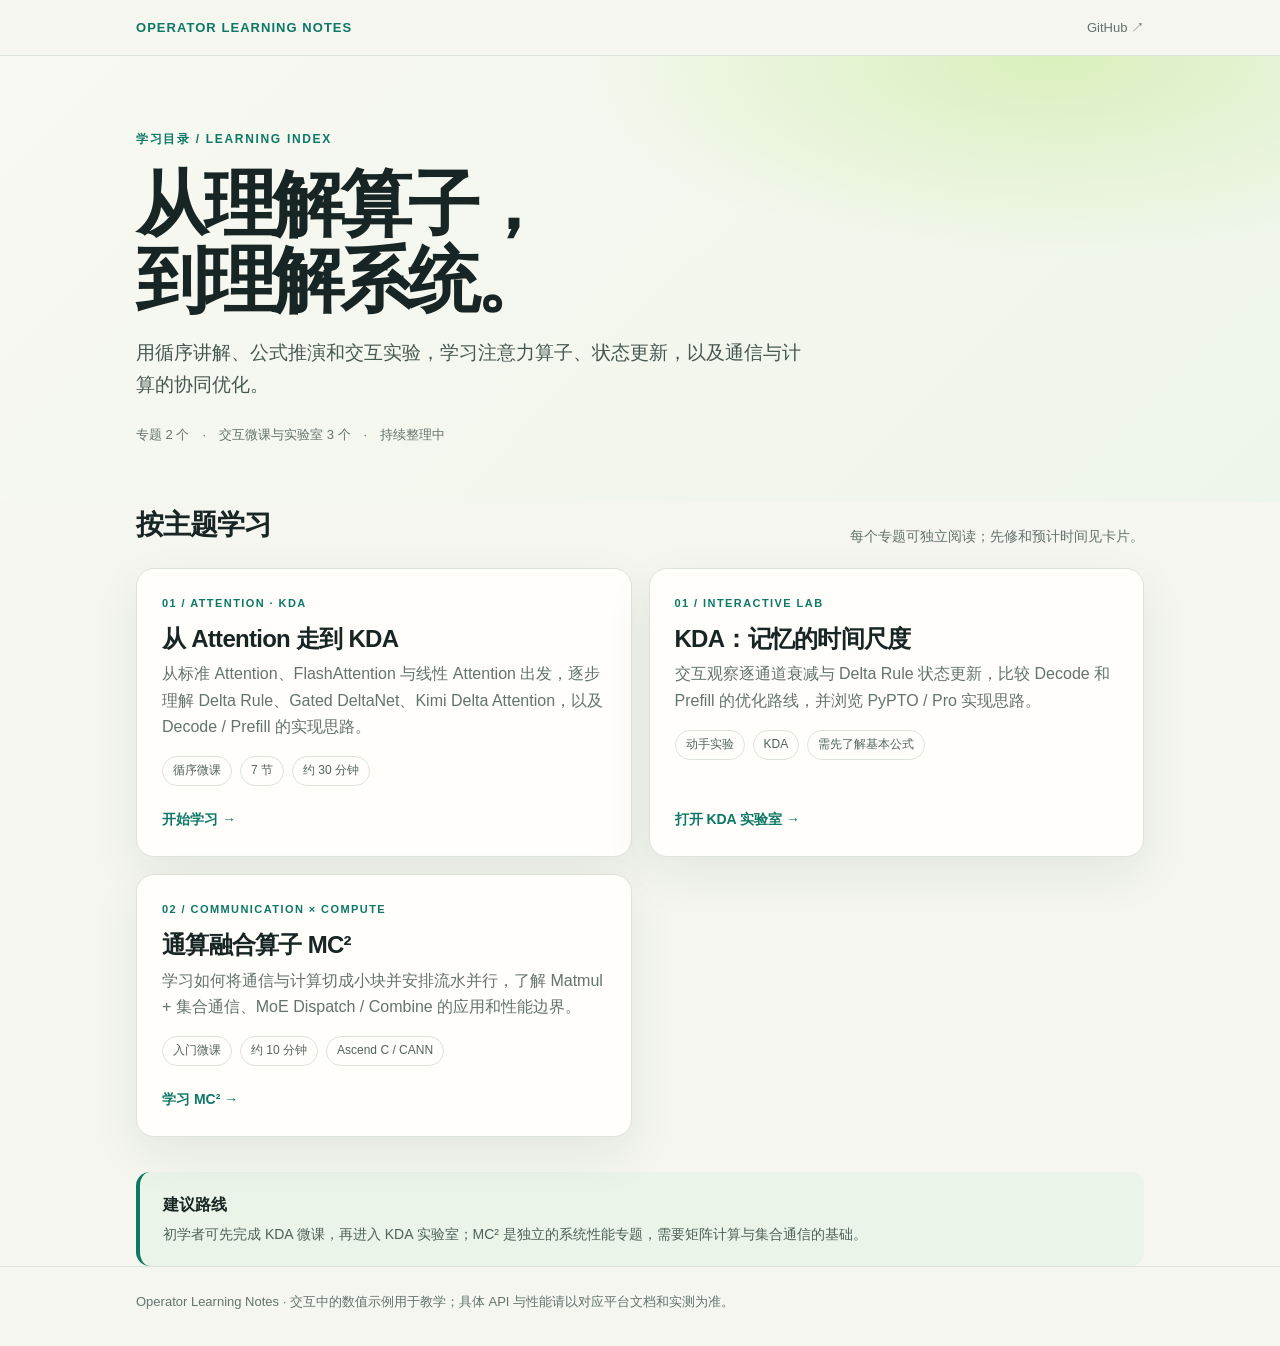
<file: index.html>
<!doctype html>
<html lang="zh-CN">
<head>
<meta charset="utf-8"><meta name="viewport" content="width=device-width,initial-scale=1">
<meta name="theme-color" content="#f4f6ef">
<meta name="description" content="算子与高性能计算交互学习目录：Attention / KDA、通信计算融合 MC²，以及可交互实验。">
<title>算子学习目录 · Operator Learning Notes</title>
<style>
:root{--ink:#172524;--muted:#63736e;--paper:#f4f6ef;--card:#fffefa;--line:#dce4d9;--green:#0d7866;--lime:#c8f169;--shadow:0 18px 50px #12352d12}
*{box-sizing:border-box}body{margin:0;background:var(--paper);color:var(--ink);font:16px/1.65 Inter,"Segoe UI","Microsoft YaHei",sans-serif}
a{color:inherit;text-decoration:none}.wrap{max-width:1060px;margin:auto;padding:0 26px}
header{border-bottom:1px solid var(--line);padding:17px 0;color:var(--muted);font-size:13px}
header .wrap{display:flex;justify-content:space-between;align-items:center;gap:14px}
.brand{font-weight:800;letter-spacing:.08em;color:var(--green)}
.hero{padding:74px 0 56px;background:radial-gradient(ellipse at 82% 0%,#d9f0bc 0,transparent 32%),linear-gradient(135deg,#f8f9f2,#eef5ea)}
.eyebrow{font-size:12px;font-weight:800;letter-spacing:.14em;color:var(--green);text-transform:uppercase}
h1{font-size:clamp(42px,7vw,72px);letter-spacing:-.055em;line-height:1.05;margin:17px 0 14px}
.lead{max-width:670px;font-size:19px;color:#465752}.count{margin-top:24px;color:var(--muted);font-size:13px}
main{padding:50px 0 70px}.section-head{display:flex;align-items:end;justify-content:space-between;gap:20px;margin-bottom:20px}
h2{margin:0;font-size:28px;letter-spacing:-.035em}.section-head p{margin:0;color:var(--muted);font-size:14px}
.grid{display:grid;grid-template-columns:repeat(2,minmax(0,1fr));gap:17px}
.card{display:flex;flex-direction:column;min-height:250px;background:var(--card);border:1px solid var(--line);border-radius:18px;padding:25px;box-shadow:var(--shadow);transition:transform .18s,border-color .18s}
.card:hover{transform:translateY(-3px);border-color:#8dbbad}
.tag{font-size:11px;font-weight:800;letter-spacing:.13em;text-transform:uppercase;color:var(--green)}
h3{font-size:24px;line-height:1.22;letter-spacing:-.03em;margin:12px 0 8px}
.card p{margin:0;color:var(--muted)}
.meta{display:flex;gap:8px;flex-wrap:wrap;margin-top:16px}
.pill{border:1px solid var(--line);border-radius:20px;padding:4px 10px;font-size:12px;color:#52635c}
.go{margin-top:auto;padding-top:22px;color:var(--green);font-size:14px;font-weight:800}
.next{margin-top:35px;padding:20px 23px;border-radius:14px;background:#eaf4e8;border-left:4px solid var(--green)}
.next strong{display:block;margin-bottom:4px}.next p{margin:0;color:#4e615a;font-size:14px}
footer{border-top:1px solid var(--line);padding:24px 0 34px;color:var(--muted);font-size:13px}
@media(max-width:700px){.grid{grid-template-columns:1fr}.section-head{display:block}.section-head p{margin-top:7px}.hero{padding:55px 0 42px}.card{min-height:220px}.wrap{padding:0 18px}}
</style>
</head>
<body>
<header><div class="wrap"><a class="brand" href="./">OPERATOR LEARNING NOTES</a><a href="https://github.com/Yushouxixiwo/operator-learning-notes" target="_blank" rel="noopener">GitHub ↗</a></div></header>
<section class="hero"><div class="wrap"><div class="eyebrow">学习目录 / Learning index</div><h1>从理解算子，<br>到理解系统。</h1><p class="lead">用循序讲解、公式推演和交互实验，学习注意力算子、状态更新，以及通信与计算的协同优化。</p><div class="count">专题 2 个　·　交互微课与实验室 3 个　·　持续整理中</div></div></section>
<main class="wrap">
<div class="section-head"><h2>按主题学习</h2><p>每个专题可独立阅读；先修和预计时间见卡片。</p></div>
<div class="grid">
<a class="card" href="course.html"><span class="tag">01 / Attention · KDA</span><h3>从 Attention 走到 KDA</h3><p>从标准 Attention、FlashAttention 与线性 Attention 出发，逐步理解 Delta Rule、Gated DeltaNet、Kimi Delta Attention，以及 Decode / Prefill 的实现思路。</p><div class="meta"><span class="pill">循序微课</span><span class="pill">7 节</span><span class="pill">约 30 分钟</span></div><span class="go">开始学习 →</span></a>
<a class="card" href="lab.html"><span class="tag">01 / Interactive Lab</span><h3>KDA：记忆的时间尺度</h3><p>交互观察逐通道衰减与 Delta Rule 状态更新，比较 Decode 和 Prefill 的优化路线，并浏览 PyPTO / Pro 实现思路。</p><div class="meta"><span class="pill">动手实验</span><span class="pill">KDA</span><span class="pill">需先了解基本公式</span></div><span class="go">打开 KDA 实验室 →</span></a>
<a class="card" href="mc2-study.html"><span class="tag">02 / Communication × Compute</span><h3>通算融合算子 MC²</h3><p>学习如何将通信与计算切成小块并安排流水并行，了解 Matmul + 集合通信、MoE Dispatch / Combine 的应用和性能边界。</p><div class="meta"><span class="pill">入门微课</span><span class="pill">约 10 分钟</span><span class="pill">Ascend C / CANN</span></div><span class="go">学习 MC² →</span></a>
</div>
<div class="next"><strong>建议路线</strong><p>初学者可先完成 KDA 微课，再进入 KDA 实验室；MC² 是独立的系统性能专题，需要矩阵计算与集合通信的基础。</p></div>
</main>
<footer><div class="wrap">Operator Learning Notes · 交互中的数值示例用于教学；具体 API 与性能请以对应平台文档和实测为准。</div></footer>
</body></html>
</file>
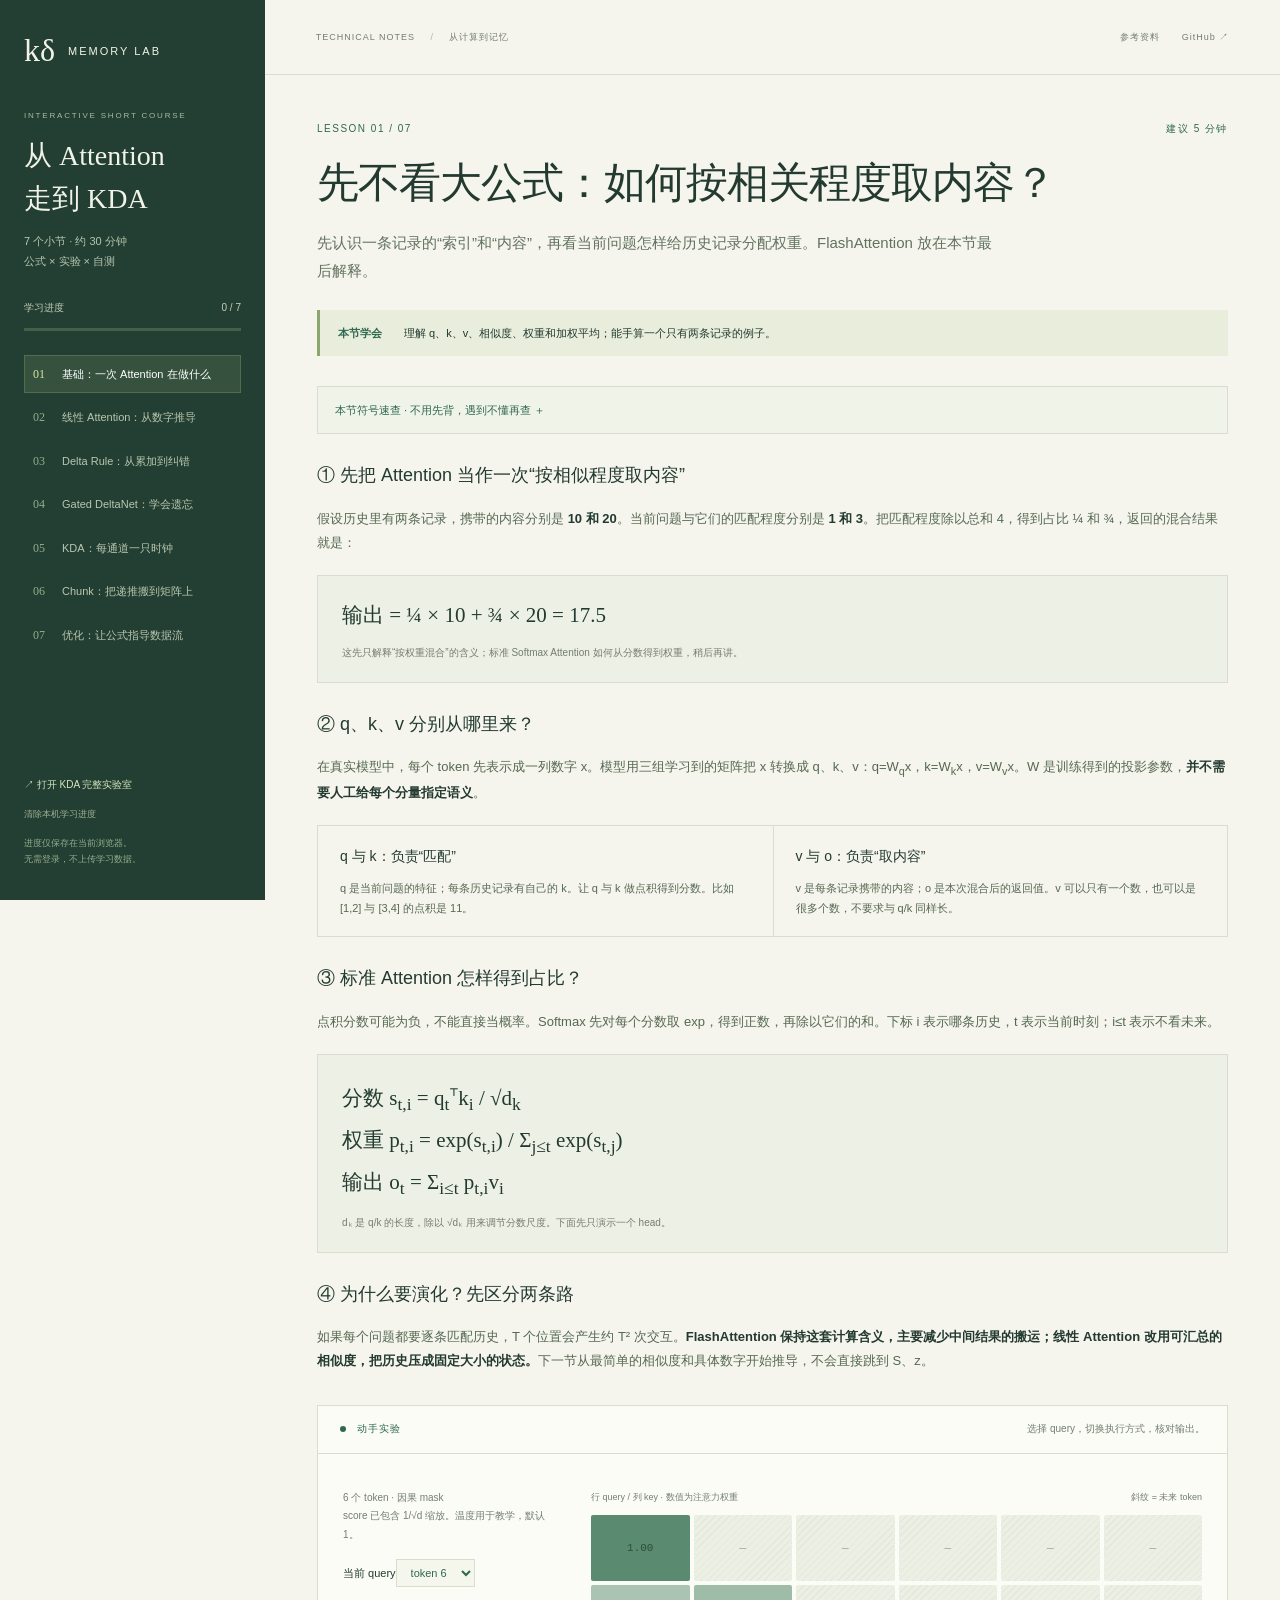
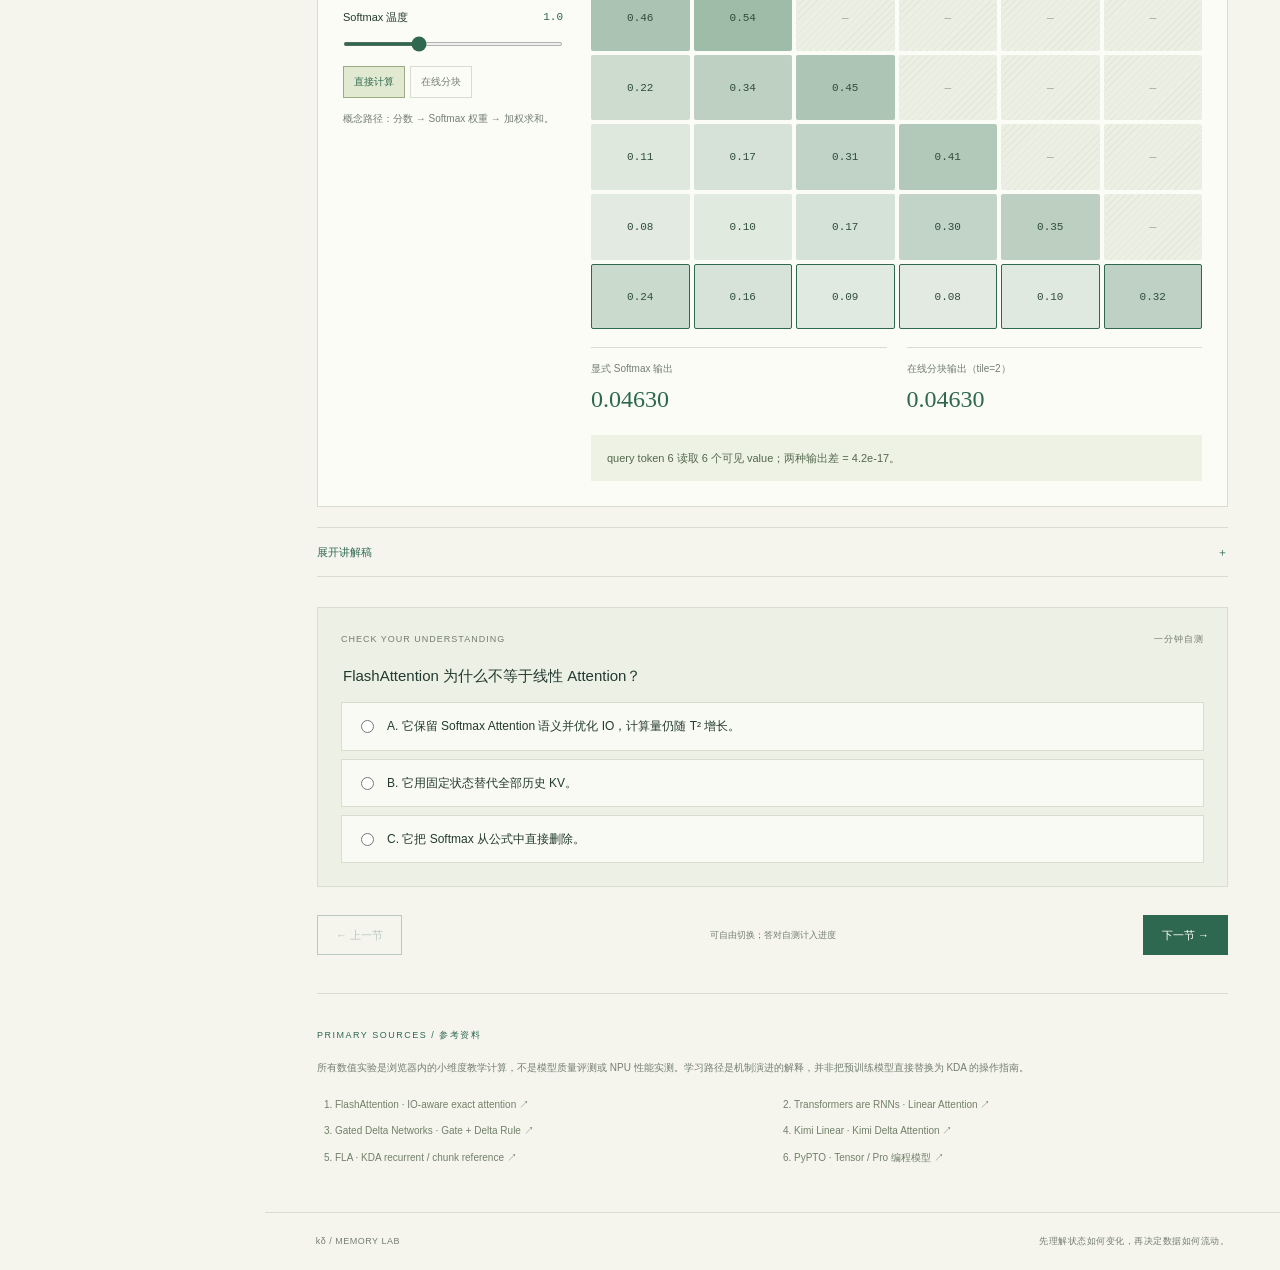
<file: course.html>
<!doctype html>
<html lang="zh-CN">
<head><meta charset="utf-8"><meta name="viewport" content="width=device-width,initial-scale=1"><meta name="theme-color" content="#f5f5ee"><meta name="description" content="30分钟零基础交互微课：从标准Attention、FlashAttention与线性Attention，逐步推导Delta Rule、Gated DeltaNet和KDA。"><title>从 Attention 到 KDA · 交互微课</title><link rel="stylesheet" href="course.css?v=basics3"></head>
<body><a class="skip" href="#lesson-title">跳到课程内容</a><aside class="sidebar"><a class="brand" href="lab.html">kδ <span>MEMORY LAB</span></a><div class="course-label">INTERACTIVE SHORT COURSE</div><h1>从 Attention<br>走到 KDA</h1><p class="course-meta">7 个小节 · 约 30 分钟<br>公式 × 实验 × 自测</p><div class="progress-label"><span>学习进度</span><output id="progress-text">0 / 7</output></div><div class="progress-track"><div id="progress-fill"></div></div><nav id="syllabus" aria-label="课程目录"></nav><div class="sidebar-bottom"><a href="lab.html">↗ 打开 KDA 完整实验室</a><button id="reset-progress">清除本机学习进度</button><span>进度仅保存在当前浏览器。<br>无需登录，不上传学习数据。</span></div></aside>
<div class="workspace"><header><span>TECHNICAL NOTES <i>/</i> 从计算到记忆</span><div><a href="#references">参考资料</a><a href="https://github.com/Yushouxixiwo/operator-learning-notes" target="_blank" rel="noopener">GitHub ↗</a></div></header><main><div class="lesson-top"><span id="lesson-number"></span><span id="lesson-time"></span></div><h2 id="lesson-title" tabindex="-1"></h2><p id="lesson-intro" class="intro"></p><div class="objective"><span>本节学会</span><p id="lesson-objective"></p></div><article id="lesson-body"></article><section class="experiment" aria-label="动手实验"><div class="experiment-header"><span><i></i> 动手实验</span><span id="experiment-prompt"></span></div><div id="experiment"></div></section><details class="transcript" id="lecture-transcript"><summary>展开讲解稿 <span>＋</span></summary><div id="transcript"></div></details><section class="quiz" aria-labelledby="quiz-title"><div class="quiz-head"><span>CHECK YOUR UNDERSTANDING</span><span id="quiz-status">一分钟自测</span></div><fieldset><legend id="quiz-title"></legend><div id="quiz-options"></div></fieldset><div id="quiz-feedback" role="status" aria-live="polite"></div></section><div class="lesson-nav"><button id="previous">← 上一节</button><span id="nav-hint">可自由切换；答对自测计入进度</span><button id="next">下一节 →</button></div><section id="recap" hidden><span class="overline">THE WHOLE PICTURE</span><h3>把变化串成一条线。</h3><div class="recap-flow">保留全部 KV <span>→</span> 累加到状态 <span>→</span> 按误差纠错 <span>→</span> 学会遗忘 <span>→</span> 每通道不同寿命</div><p id="recap-score"></p><a class="primary-link" href="lab.html#decay">继续探索 KDA 实验室 ↗</a></section><section id="references"><span class="overline">PRIMARY SOURCES / 参考资料</span><p>所有数值实验是浏览器内的小维度教学计算，不是模型质量评测或 NPU 性能实测。学习路径是机制演进的解释，并非把预训练模型直接替换为 KDA 的操作指南。</p><ol><li><a href="https://arxiv.org/abs/2205.14135" target="_blank" rel="noopener">FlashAttention · IO-aware exact attention ↗</a></li><li><a href="https://arxiv.org/abs/2006.16236" target="_blank" rel="noopener">Transformers are RNNs · Linear Attention ↗</a></li><li><a href="https://arxiv.org/abs/2412.06464" target="_blank" rel="noopener">Gated Delta Networks · Gate + Delta Rule ↗</a></li><li><a href="https://arxiv.org/abs/2510.26692" target="_blank" rel="noopener">Kimi Linear · Kimi Delta Attention ↗</a></li><li><a href="https://github.com/fla-org/flash-linear-attention/blob/main/fla/ops/kda/naive.py" target="_blank" rel="noopener">FLA · KDA recurrent / chunk reference ↗</a></li><li><a href="https://pypto.gitcode.com/guide/introduction.html" target="_blank" rel="noopener">PyPTO · Tensor / Pro 编程模型 ↗</a></li></ol></section></main><footer>kδ / MEMORY LAB <span>先理解状态如何变化，再决定数据如何流动。</span></footer></div><script src="course-math.js?v=basics3"></script><script src="course-foundations.js?v=basics3"></script><script src="course.js?v=basics3"></script></body></html>
</file>
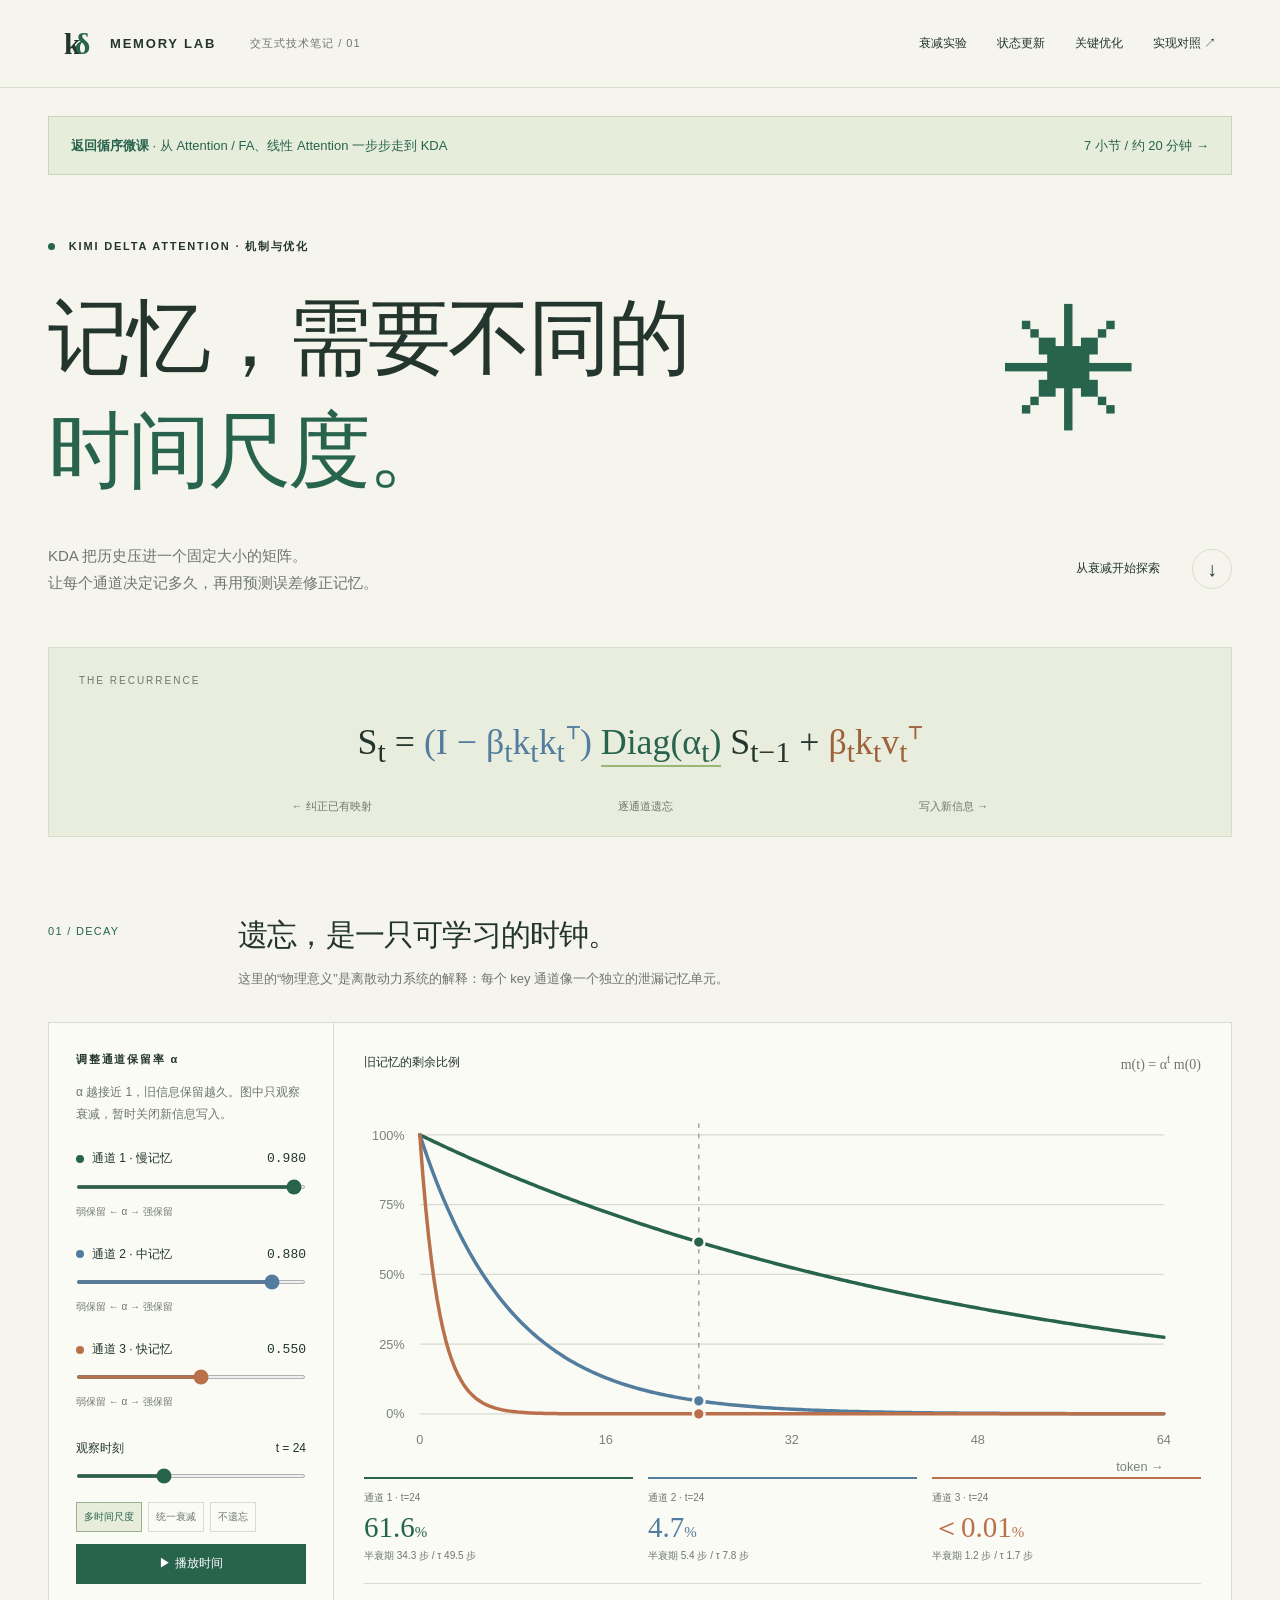
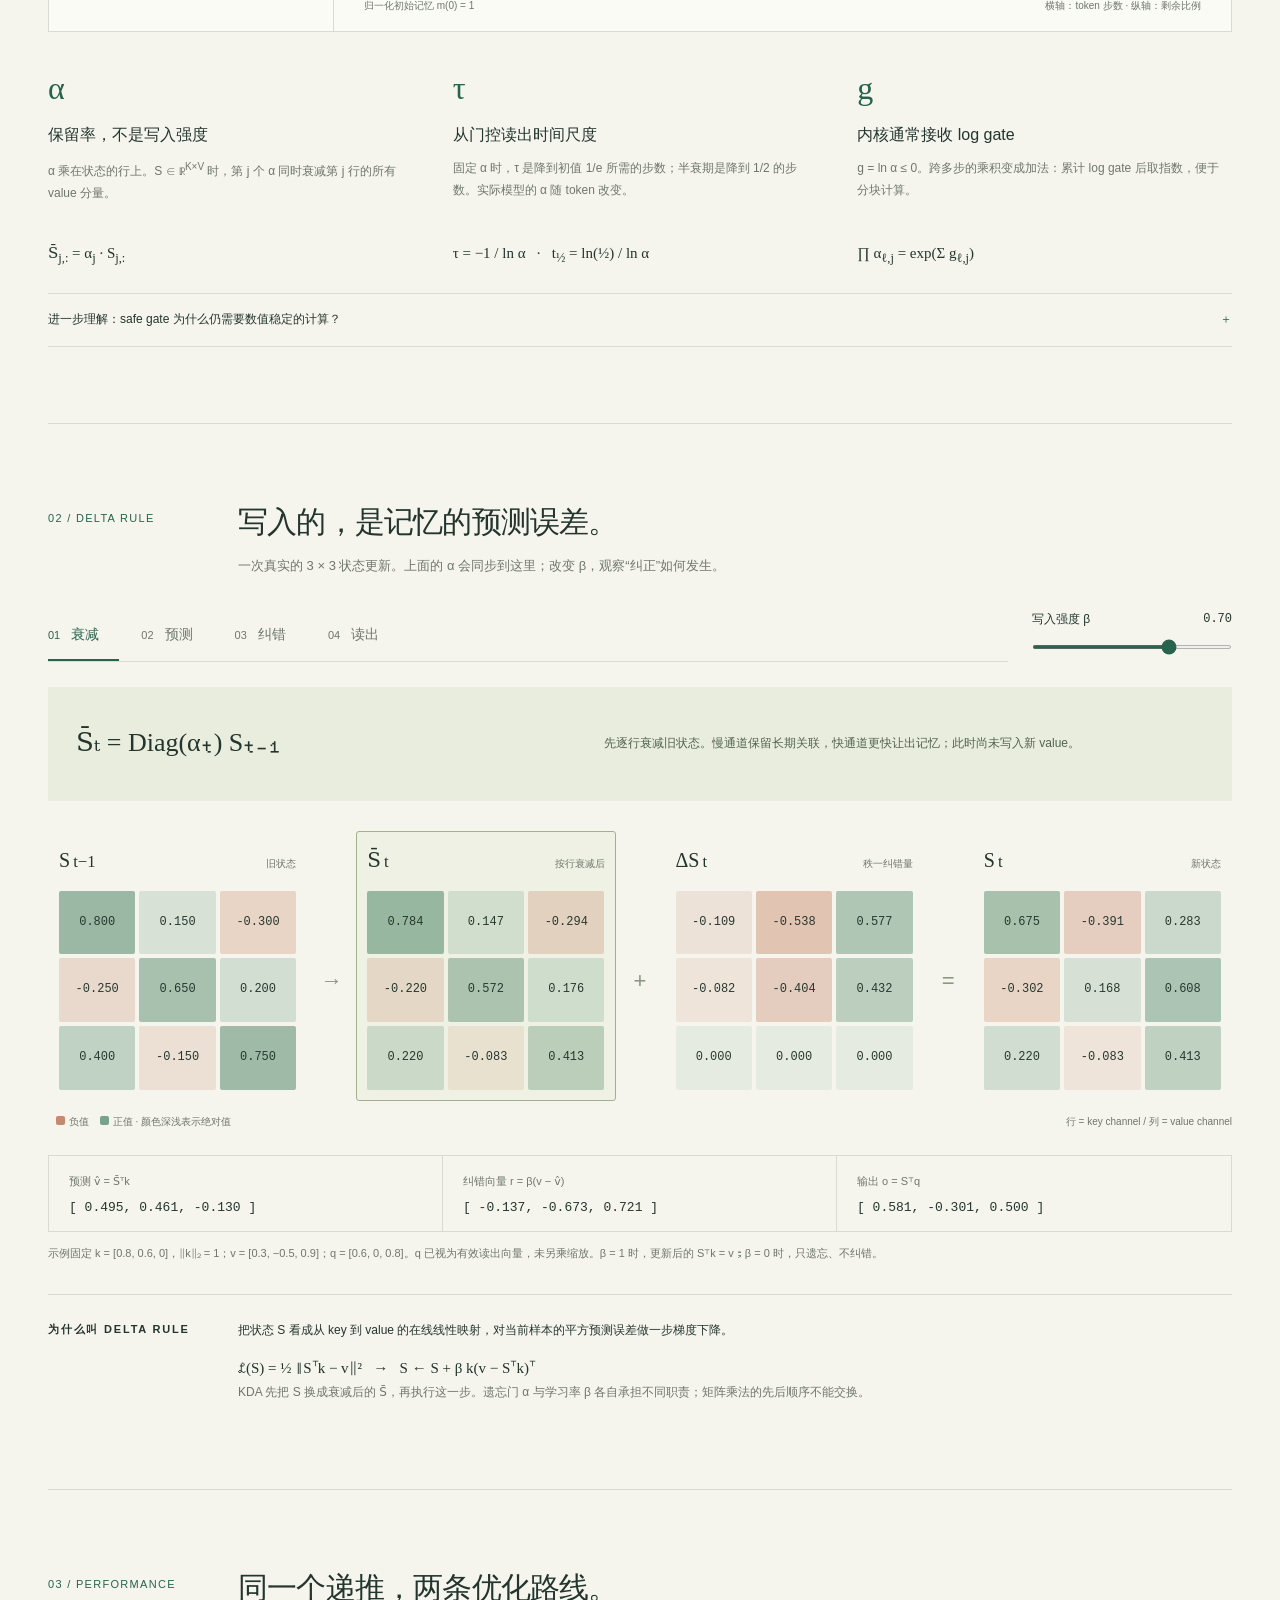
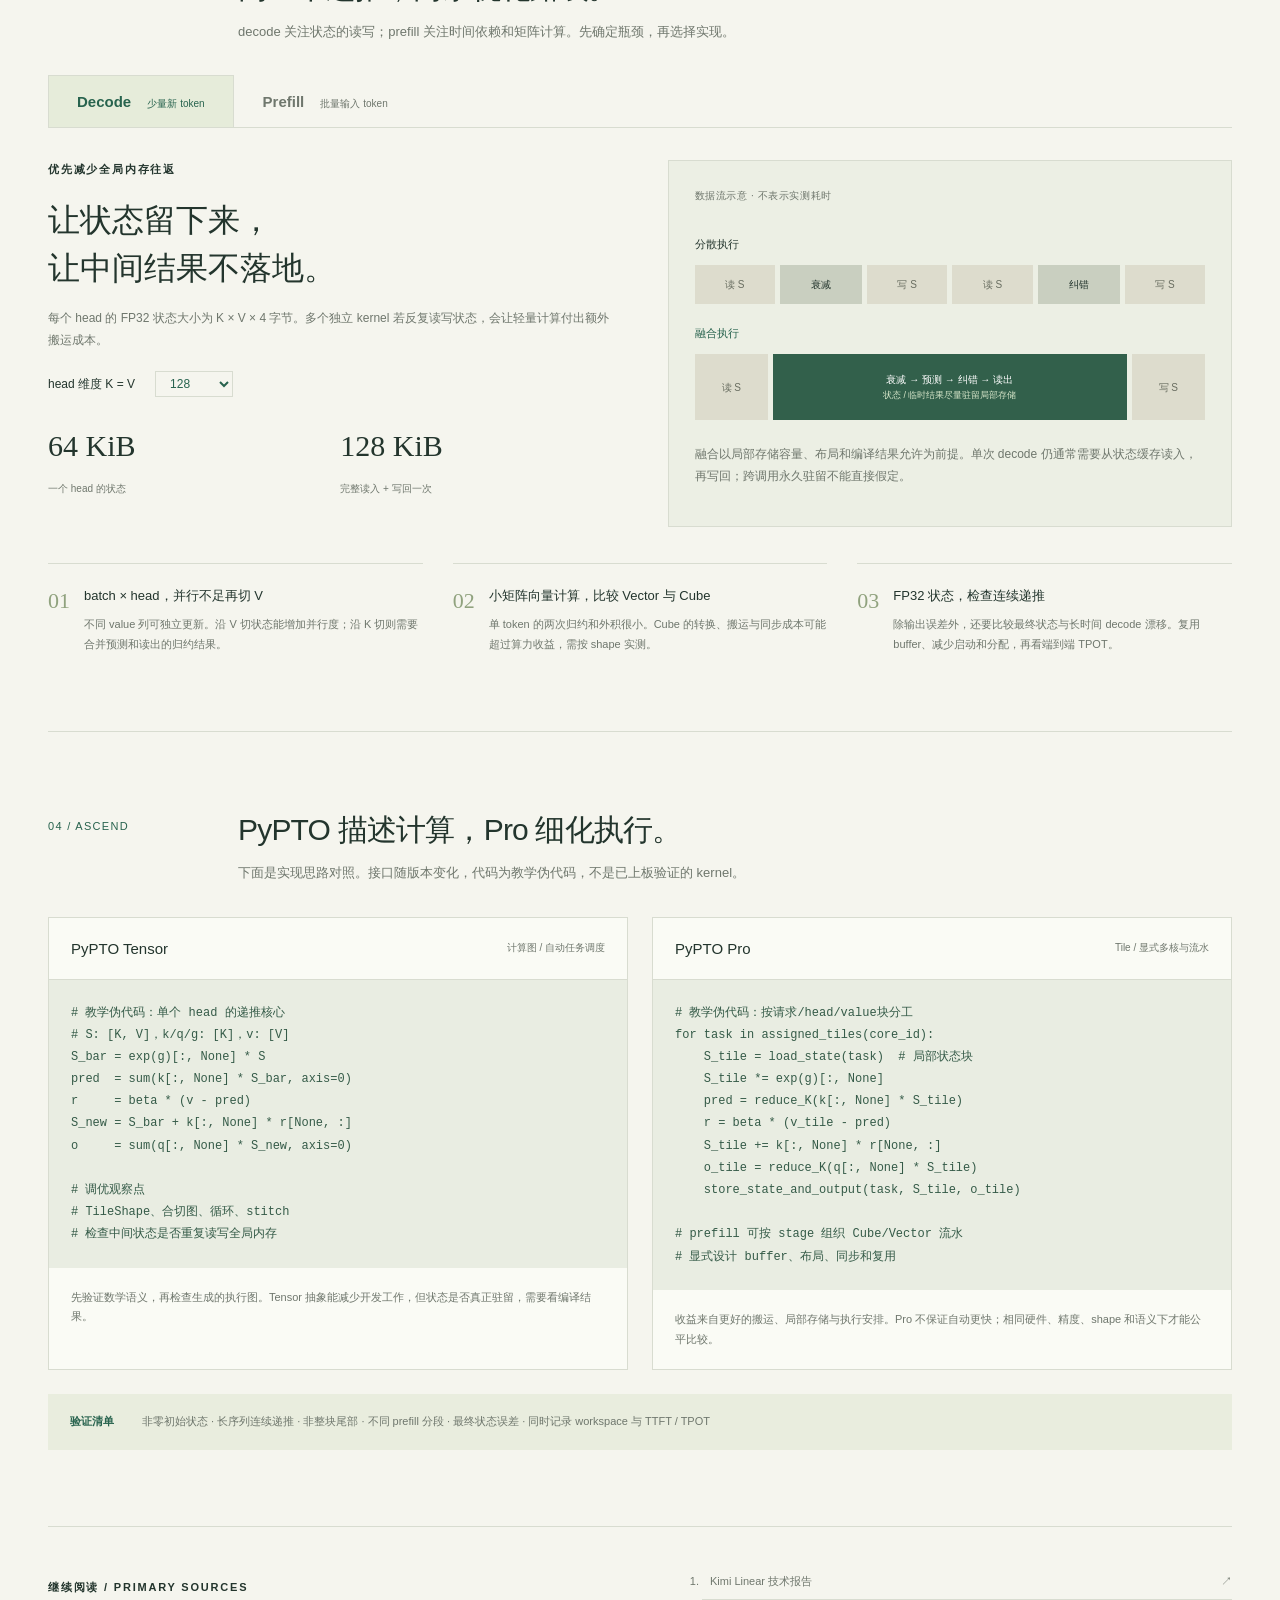
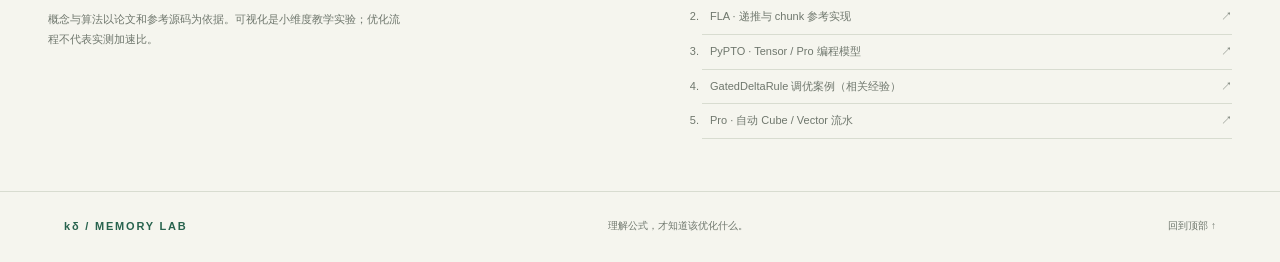
<file: lab.html>
<!doctype html>
<html lang="zh-CN">
<head><meta charset="utf-8"><meta name="viewport" content="width=device-width,initial-scale=1"><meta name="theme-color" content="#f5f5ee"><meta name="description" content="从通道衰减到 Delta Rule，用可交互实验理解 Kimi Delta Attention 的公式意义与 NPU 优化。"><title>KDA · 记忆的时间尺度</title><link rel="stylesheet" href="style.css"></head>
<body>
<header><a class="brand" href="#"><span class="mark">k<span>δ</span></span> MEMORY LAB <small>交互式技术笔记 / 01</small></a><nav aria-label="页面导航"><a href="#decay">衰减实验</a><a href="#delta">状态更新</a><a href="#performance">关键优化</a><a href="#implementation">实现对照 ↗</a></nav></header>
<main>
<a href="index.html" style="display:flex;justify-content:space-between;gap:18px;align-items:center;margin-top:28px;padding:17px 22px;background:#e6edda;border:1px solid #c8d5b7;color:#28634e;font-size:13px"><span><strong>返回循序微课</strong> · 从 Attention / FA、线性 Attention 一步步走到 KDA</span><span style="white-space:nowrap">7 小节 / 约 20 分钟 →</span></a>
<section class="hero"><div class="eyebrow"><span class="dot"></span> KIMI DELTA ATTENTION · 机制与优化</div><h1>记忆，需要不同的<br><em>时间尺度。</em><span class="title-star">✳</span></h1><div class="hero-bottom"><p>KDA 把历史压进一个固定大小的矩阵。<br>让每个通道决定记多久，再用预测误差修正记忆。</p><a class="round-link" href="#decay">从衰减开始探索 <span>↓</span></a></div><div class="master-equation" aria-label="KDA主公式"><span class="eq-label">THE RECURRENCE</span><div>S<sub>t</sub> = <span class="eq-correct">(I − β<sub>t</sub>k<sub>t</sub>k<sub>t</sub><sup>⊤</sup>)</span> <span class="eq-decay">Diag(α<sub>t</sub>)</span> S<sub>t−1</sub> + <span class="eq-write">β<sub>t</sub>k<sub>t</sub>v<sub>t</sub><sup>⊤</sup></span></div><div class="eq-legend"><span>← 纠正已有映射</span><span>逐通道遗忘</span><span>写入新信息 →</span></div></div></section>

<section id="decay" class="chapter"><div class="chapter-head"><span class="chapter-no">01 / DECAY</span><div><h2>遗忘，是一只可学习的时钟。</h2><p>这里的“物理意义”是离散动力系统的解释：每个 key 通道像一个独立的泄漏记忆单元。</p></div></div>
<div class="lab-grid"><aside class="controls"><div class="mini-label">调整通道保留率 α</div><p class="muted">α 越接近 1，旧信息保留越久。图中只观察衰减，暂时关闭新信息写入。</p><div id="decay-controls"></div><label class="time-label" for="time">观察时刻 <strong>t = <output id="time-value">24</output></strong></label><input id="time" type="range" min="0" max="64" value="24"><div class="preset-row"><button data-preset="mixed" class="selected">多时间尺度</button><button data-preset="shared">统一衰减</button><button data-preset="hold">不遗忘</button></div><button id="play" class="play-btn">▶ 播放时间</button></aside><div class="plot-panel"><div class="panel-title"><span>旧记忆的剩余比例</span><span class="badge">m(t) = α<sup>t</sup> m(0)</span></div><svg id="decay-plot" viewBox="0 0 720 330" role="img" aria-label="三个通道的指数衰减曲线"></svg><div id="decay-stats" class="decay-stats" aria-live="polite"></div><div class="plot-foot">归一化初始记忆 m(0) = 1 <span>横轴：token 步数 · 纵轴：剩余比例</span></div></div></div>
<div class="interpret-grid"><article><span class="number">α</span><h3>保留率，不是写入强度</h3><p>α 乘在状态的行上。S ∈ ℝ<sup>K×V</sup> 时，第 j 个 α 同时衰减第 j 行的所有 value 分量。</p><div class="small-formula">S̄<sub>j,:</sub> = α<sub>j</sub> · S<sub>j,:</sub></div></article><article><span class="number">τ</span><h3>从门控读出时间尺度</h3><p>固定 α 时，τ 是降到初值 1/e 所需的步数；半衰期是降到 1/2 的步数。实际模型的 α 随 token 改变。</p><div class="small-formula">τ = −1 / ln α &nbsp; · &nbsp; t<sub>½</sub> = ln(½) / ln α</div></article><article><span class="number">g</span><h3>内核通常接收 log gate</h3><p>g = ln α ≤ 0。跨多步的乘积变成加法：累计 log gate 后取指数，便于分块计算。</p><div class="small-formula">∏ α<sub>ℓ,j</sub> = exp(Σ g<sub>ℓ,j</sub>)</div></article></div>
<details class="note"><summary>进一步理解：safe gate 为什么仍需要数值稳定的计算？ <span>＋</span></summary><div><p>一种有下界的门控写法是 g = −c · sigmoid(exp(A_log) · (x + b))，因此 g ∈ (−c, 0)，α ∈ (exp(−c), 1)。它限制单步遗忘的强度，但累计 G 仍可能很负。</p><p>计算 exp(Gᵢ − Gⱼ) 时，不能随意拆成 exp(Gᵢ) · exp(−Gⱼ)：后者可能产生溢出或下溢的中间值。稳定分块、精度与门控范围必须一起设计。这里的滑块直接控制 α，不模拟门控投影网络。</p></div></details></section>

<section id="delta" class="chapter"><div class="chapter-head"><span class="chapter-no">02 / DELTA RULE</span><div><h2>写入的，是记忆的预测误差。</h2><p>一次真实的 3 × 3 状态更新。上面的 α 会同步到这里；改变 β，观察“纠正”如何发生。</p></div></div><div class="delta-top"><div class="steps" role="group" aria-label="选择状态更新步骤"><button data-step="0" class="active">01 <span>衰减</span></button><button data-step="1">02 <span>预测</span></button><button data-step="2">03 <span>纠错</span></button><button data-step="3">04 <span>读出</span></button></div><label for="beta">写入强度 β <output id="beta-value">0.70</output><input id="beta" type="range" min="0" max="1" step="0.01" value="0.7"></label></div>
<div class="step-explain"><div id="step-equation" class="step-equation"></div><p id="step-text"></p></div><div class="matrix-flow"><div class="matrix-block" id="block-before"><div class="matrix-name">S<sub>t−1</sub><span>旧状态</span></div><div class="matrix" id="matrix-before"></div></div><span class="flow-arrow">→</span><div class="matrix-block" id="block-decayed"><div class="matrix-name">S̄<sub>t</sub><span>按行衰减后</span></div><div class="matrix" id="matrix-decayed"></div></div><span class="flow-arrow">+</span><div class="matrix-block" id="block-change"><div class="matrix-name">ΔS<sub>t</sub><span>秩一纠错量</span></div><div class="matrix" id="matrix-change"></div></div><span class="flow-arrow">=</span><div class="matrix-block" id="block-after"><div class="matrix-name">S<sub>t</sub><span>新状态</span></div><div class="matrix" id="matrix-after"></div></div></div><div class="matrix-caption"><span><i class="neg"></i>负值 <i class="pos"></i>正值 · 颜色深浅表示绝对值</span><span>行 = key channel / 列 = value channel</span></div><div class="vector-results" id="vector-results" aria-live="polite"></div><p class="subtle">示例固定 k = [0.8, 0.6, 0]，‖k‖₂ = 1；v = [0.3, −0.5, 0.9]；q = [0.6, 0, 0.8]。q 已视为有效读出向量，未另乘缩放。β = 1 时，更新后的 Sᵀk = v；β = 0 时，只遗忘、不纠错。</p>
<div class="derivation"><span class="mini-label">为什么叫 DELTA RULE</span><div><p>把状态 S 看成从 key 到 value 的在线线性映射，对当前样本的平方预测误差做一步梯度下降。</p><div class="small-formula">ℒ(S) = ½ ‖S<sup>⊤</sup>k − v‖² &nbsp; → &nbsp; S ← S + β k(v − S<sup>⊤</sup>k)<sup>⊤</sup></div><p class="muted">KDA 先把 S 换成衰减后的 S̄，再执行这一步。遗忘门 α 与学习率 β 各自承担不同职责；矩阵乘法的先后顺序不能交换。</p></div></div></section>

<section id="performance" class="chapter performance"><div class="chapter-head"><span class="chapter-no">03 / PERFORMANCE</span><div><h2>同一个递推，两条优化路线。</h2><p>decode 关注状态的读写；prefill 关注时间依赖和矩阵计算。先确定瓶颈，再选择实现。</p></div></div><div class="mode-tabs" role="tablist" aria-label="性能场景"><button id="tab-decode" role="tab" aria-selected="true" aria-controls="panel-decode" data-mode="decode" class="active">Decode <span>少量新 token</span></button><button id="tab-prefill" role="tab" aria-selected="false" aria-controls="panel-prefill" data-mode="prefill">Prefill <span>批量输入 token</span></button></div>
<div id="panel-decode" role="tabpanel" aria-labelledby="tab-decode"><div class="perf-layout"><div><div class="mini-label">优先减少全局内存往返</div><h3 class="big-copy">让状态留下来，<br>让中间结果不落地。</h3><p>每个 head 的 FP32 状态大小为 K × V × 4 字节。多个独立 kernel 若反复读写状态，会让轻量计算付出额外搬运成本。</p><label class="dimension-label" for="dimension">head 维度 K = V <select id="dimension"><option value="64">64</option><option value="128" selected>128</option><option value="256">256</option></select></label><div class="memory-stats"><div><strong id="state-size">64 KiB</strong><span>一个 head 的状态</span></div><div><strong id="traffic-size">128 KiB</strong><span>完整读入 + 写回一次</span></div></div></div><div class="schedule"><div class="schedule-label">数据流示意 · 不表示实测耗时</div><div class="lane-title">分散执行</div><div class="pipeline scattered"><span>读 S</span><b>衰减</b><span>写 S</span><span>读 S</span><b>纠错</b><span>写 S</span></div><div class="lane-title green">融合执行</div><div class="pipeline fused"><span>读 S</span><b>衰减 → 预测 → 纠错 → 读出<br><small>状态 / 临时结果尽量驻留局部存储</small></b><span>写 S</span></div><p>融合以局部存储容量、布局和编译结果允许为前提。单次 decode 仍通常需要从状态缓存读入，再写回；跨调用永久驻留不能直接假定。</p></div></div><div class="opt-list"><article><b>01</b><div><h3>batch × head，并行不足再切 V</h3><p>不同 value 列可独立更新。沿 V 切状态能增加并行度；沿 K 切则需要合并预测和读出的归约结果。</p></div></article><article><b>02</b><div><h3>小矩阵向量计算，比较 Vector 与 Cube</h3><p>单 token 的两次归约和外积很小。Cube 的转换、搬运与同步成本可能超过算力收益，需按 shape 实测。</p></div></article><article><b>03</b><div><h3>FP32 状态，检查连续递推</h3><p>除输出误差外，还要比较最终状态与长时间 decode 漂移。复用 buffer、减少启动和分配，再看端到端 TPOT。</p></div></article></div></div>
<div id="panel-prefill" role="tabpanel" aria-labelledby="tab-prefill" hidden><div class="perf-layout"><div><div class="mini-label">把 token 依赖压进 chunk</div><h3 class="big-copy">块内做矩阵，<br>块间传状态。</h3><p>对一个 chunk，先并行计算门控交互与三角变换，再用进入状态 S₀ 得到纠错量 R。标准 chunk 执行的跨块状态链仍然存在。</p><div class="chunk-control"><label for="chunk">chunk 大小 C <output id="chunk-value">64</output></label><input type="range" id="chunk" min="0" max="3" value="1" step="1"><div class="chunk-ticks"><span>32</span><span>64</span><span>128</span><span>256</span></div></div><div class="memory-stats"><div><strong id="chunk-count">64</strong><span>T = 4096 时的 chunk 数</span></div><div><strong id="interaction-count">4,096</strong><span>单个 C × C 交互矩阵元素</span></div></div></div><div class="chunk-math"><div class="schedule-label">等价变换 · 精确算术下成立</div><div class="math-line"><span>预计算</span>U = (I + L)<sup>−1</sup> BV<br>W = (I + L)<sup>−1</sup> BK<sub>+</sub></div><div class="math-line"><span>状态相关</span>R = U − WS₀</div><div class="math-line"><span>输出</span>O = Q<sub>+</sub>S₀ + PR</div><div class="math-line"><span>状态传递</span>S<sub>C</sub> = D<sub>C</sub>S₀ + K<sub>end</sub><sup>⊤</sup>R</div><p>实现时用专用三角求解或分块变换，不必构造通用逆矩阵。</p></div></div><details class="note"><summary>展开符号：L、P 和累计衰减怎么定义？ <span>＋</span></summary><div class="formula-details"><p>Gᵢ = Σ<sub>ℓ≤i</sub> gℓ，B = Diag(β)。所有下标都在当前 chunk 内。</p><p>Lᵢⱼ = βᵢ kᵢᵀ Diag(exp(Gᵢ − Gⱼ)) kⱼ，j &lt; i；其他元素为 0。</p><p>Pᵢⱼ = qᵢᵀ Diag(exp(Gᵢ − Gⱼ)) kⱼ，j ≤ i；其他元素为 0。</p><p>K₊、Q₊ 的第 i 行分别为 (exp(Gᵢ) ⊙ kᵢ)ᵀ、(exp(Gᵢ) ⊙ qᵢ)ᵀ。K_end 的第 j 行为 (exp(G_C − Gⱼ) ⊙ kⱼ)ᵀ；D_C = Diag(exp(G_C))。</p></div></details><div class="opt-list"><article><b>01</b><div><h3>分离独立预计算与状态链</h3><p>块内门控、交互、三角变换不依赖 S₀，尽量跨 chunk 并行；不要把所有工作放进串行循环。</p></div></article><article><b>02</b><div><h3>chunk 大小是取舍，不是越大越好</h3><p>较大 C 缩短状态链，但增加块内 C² 交互、临时存储和三角处理成本。这里的计数是工作量示意，不预测性能。</p></div></article><article><b>03</b><div><h3>分块三角算法与 CV 流水</h3><p>小对角块求解结合较大矩阵乘；减少重复拷入拷出，让不同 chunk 的 Vector 预处理与 Cube 计算重叠。</p></div></article></div></div></section>

<section id="implementation" class="chapter"><div class="chapter-head"><span class="chapter-no">04 / ASCEND</span><div><h2>PyPTO 描述计算，Pro 细化执行。</h2><p>下面是实现思路对照。接口随版本变化，代码为教学伪代码，不是已上板验证的 kernel。</p></div></div><div class="code-comparison"><article><div class="code-title"><h3>PyPTO Tensor</h3><span>计算图 / 自动任务调度</span></div><pre><code># 教学伪代码：单个 head 的递推核心
# S: [K, V]，k/q/g: [K]，v: [V]
S_bar = exp(g)[:, None] * S
pred  = sum(k[:, None] * S_bar, axis=0)
r     = beta * (v - pred)
S_new = S_bar + k[:, None] * r[None, :]
o     = sum(q[:, None] * S_new, axis=0)

# 调优观察点
# TileShape、合切图、循环、stitch
# 检查中间状态是否重复读写全局内存</code></pre><p>先验证数学语义，再检查生成的执行图。Tensor 抽象能减少开发工作，但状态是否真正驻留，需要看编译结果。</p></article><article><div class="code-title"><h3>PyPTO Pro</h3><span>Tile / 显式多核与流水</span></div><pre><code># 教学伪代码：按请求/head/value块分工
for task in assigned_tiles(core_id):
    S_tile = load_state(task)  # 局部状态块
    S_tile *= exp(g)[:, None]
    pred = reduce_K(k[:, None] * S_tile)
    r = beta * (v_tile - pred)
    S_tile += k[:, None] * r[None, :]
    o_tile = reduce_K(q[:, None] * S_tile)
    store_state_and_output(task, S_tile, o_tile)

# prefill 可按 stage 组织 Cube/Vector 流水
# 显式设计 buffer、布局、同步和复用</code></pre><p>收益来自更好的搬运、局部存储与执行安排。Pro 不保证自动更快；相同硬件、精度、shape 和语义下才能公平比较。</p></article></div><div class="verification"><span>验证清单</span><p>非零初始状态 · 长序列连续递推 · 非整块尾部 · 不同 prefill 分段 · 最终状态误差 · 同时记录 workspace 与 TTFT / TPOT</p></div></section>
<section class="sources"><div><span class="mini-label">继续阅读 / PRIMARY SOURCES</span><p>概念与算法以论文和参考源码为依据。可视化是小维度教学实验；优化流程不代表实测加速比。</p></div><ol><li><a href="https://arxiv.org/abs/2510.26692" target="_blank" rel="noopener">Kimi Linear 技术报告 <span>↗</span></a></li><li><a href="https://github.com/fla-org/flash-linear-attention/blob/main/fla/ops/kda/naive.py" target="_blank" rel="noopener">FLA · 递推与 chunk 参考实现 <span>↗</span></a></li><li><a href="https://pypto.gitcode.com/guide/introduction.html" target="_blank" rel="noopener">PyPTO · Tensor / Pro 编程模型 <span>↗</span></a></li><li><a href="https://pypto.gitcode.com/guide/programming_guide/tensor/debug/performance_case_GDR.html" target="_blank" rel="noopener">GatedDeltaRule 调优案例（相关经验） <span>↗</span></a></li><li><a href="https://pypto.gitcode.com/guide/programming_guide/pro/advanced_programming/auto_parallel_pipeline.html" target="_blank" rel="noopener">Pro · 自动 Cube / Vector 流水 <span>↗</span></a></li></ol></section>
</main><footer><a class="brand" href="#">kδ / MEMORY LAB</a><span>理解公式，才知道该优化什么。</span><a href="#">回到顶部 ↑</a></footer><script src="app.js"></script>
</body></html>
</file>
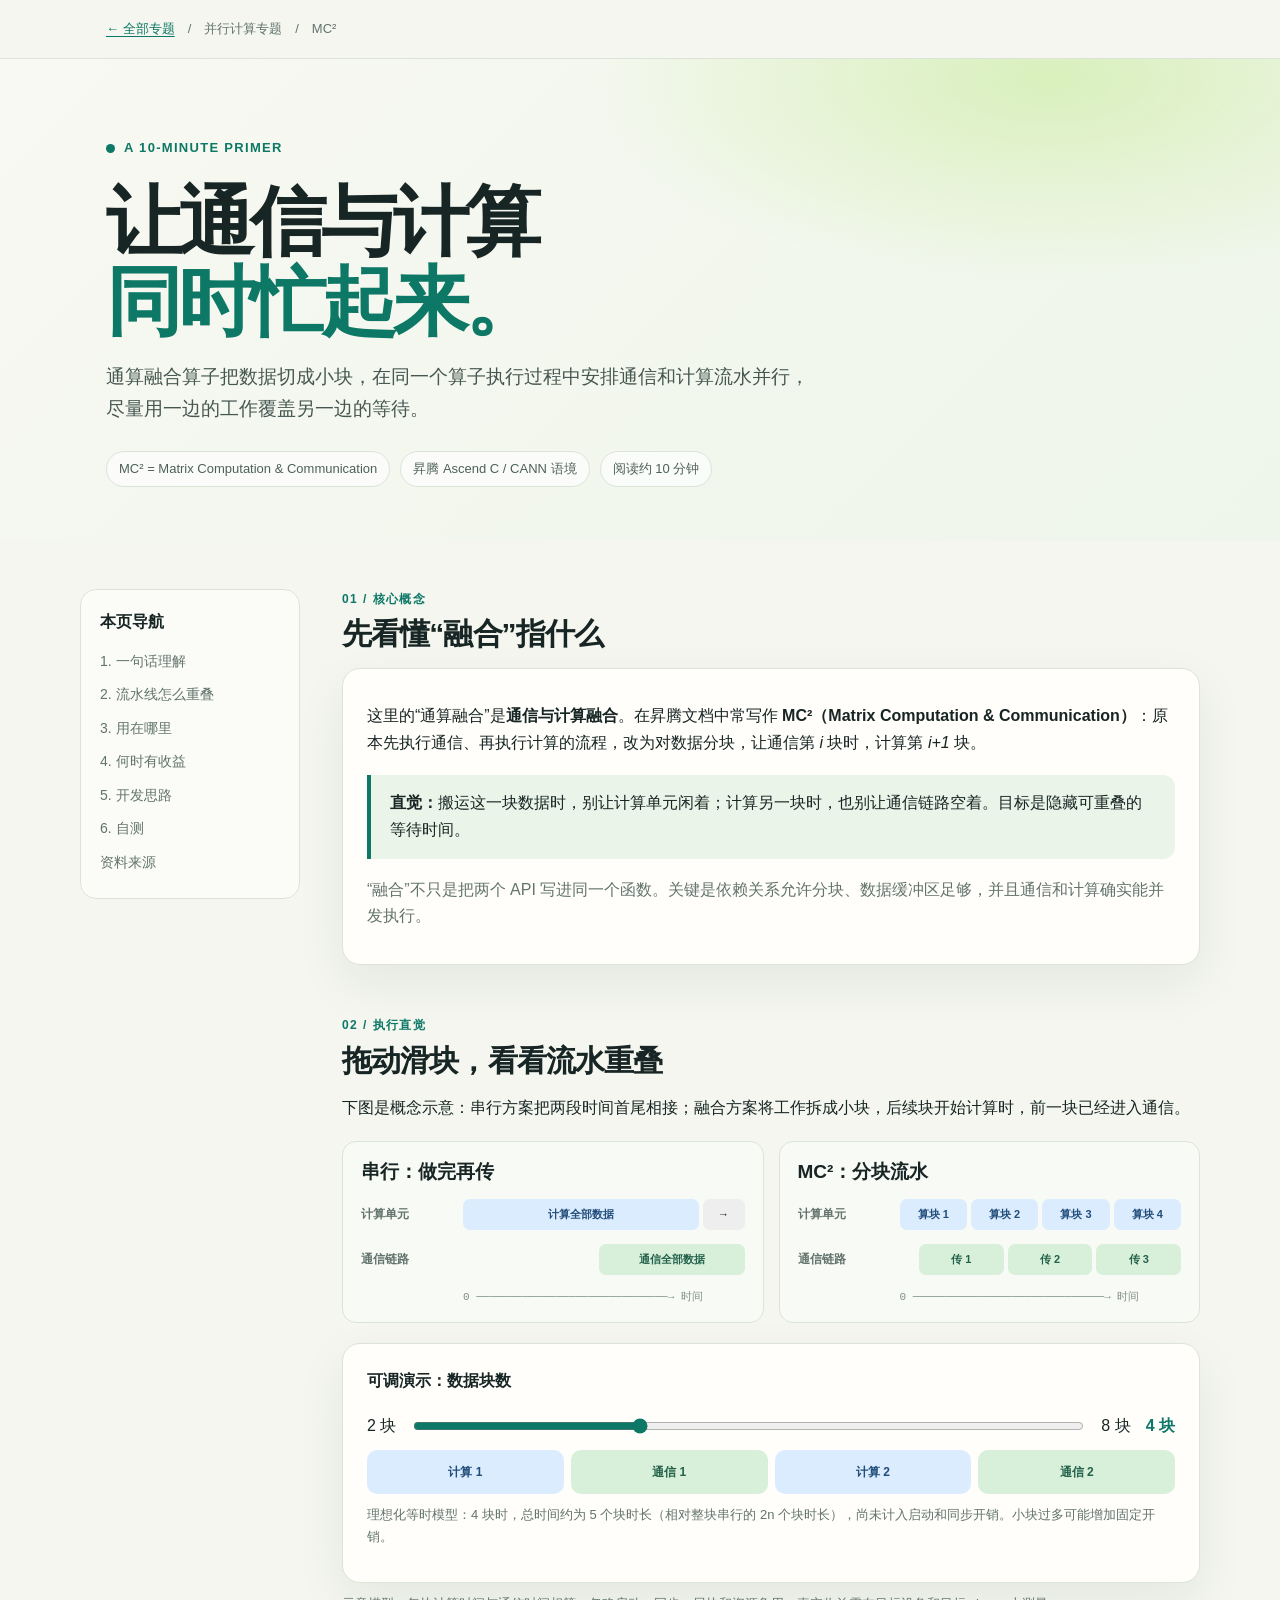
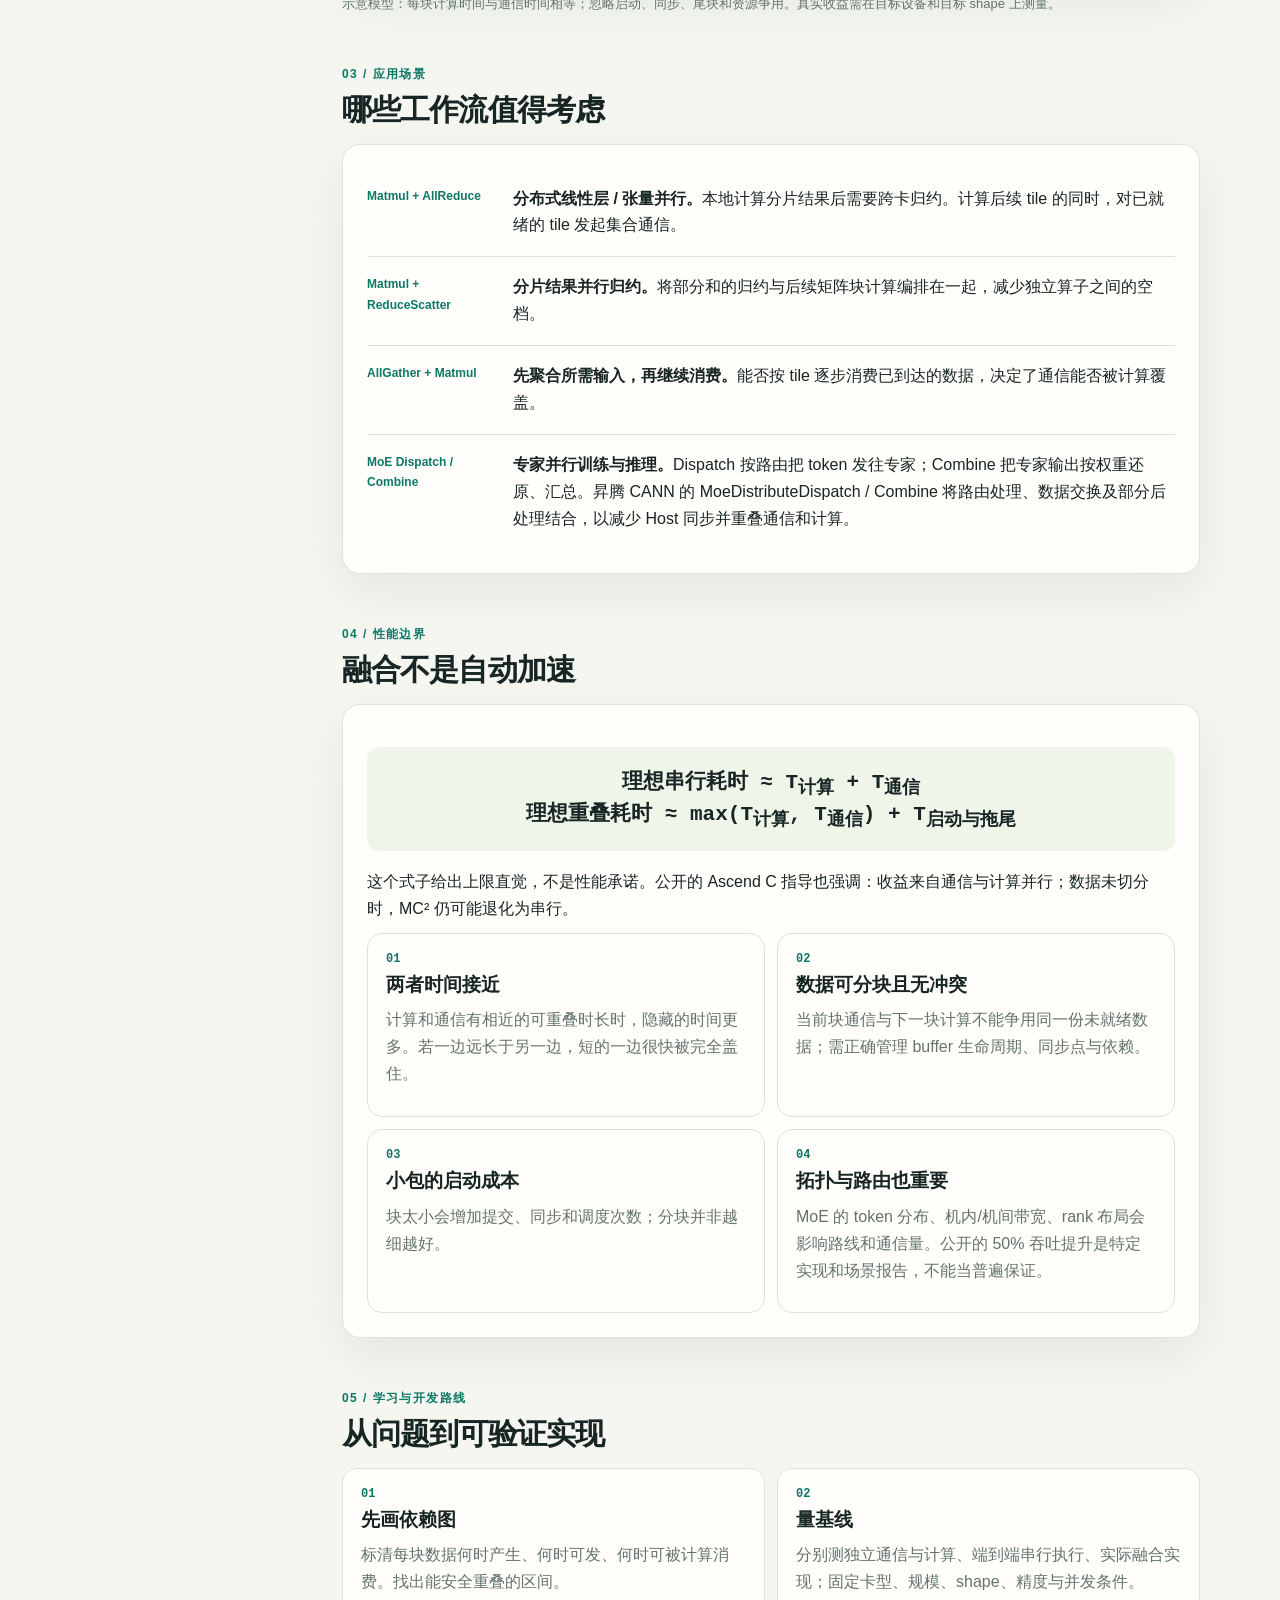
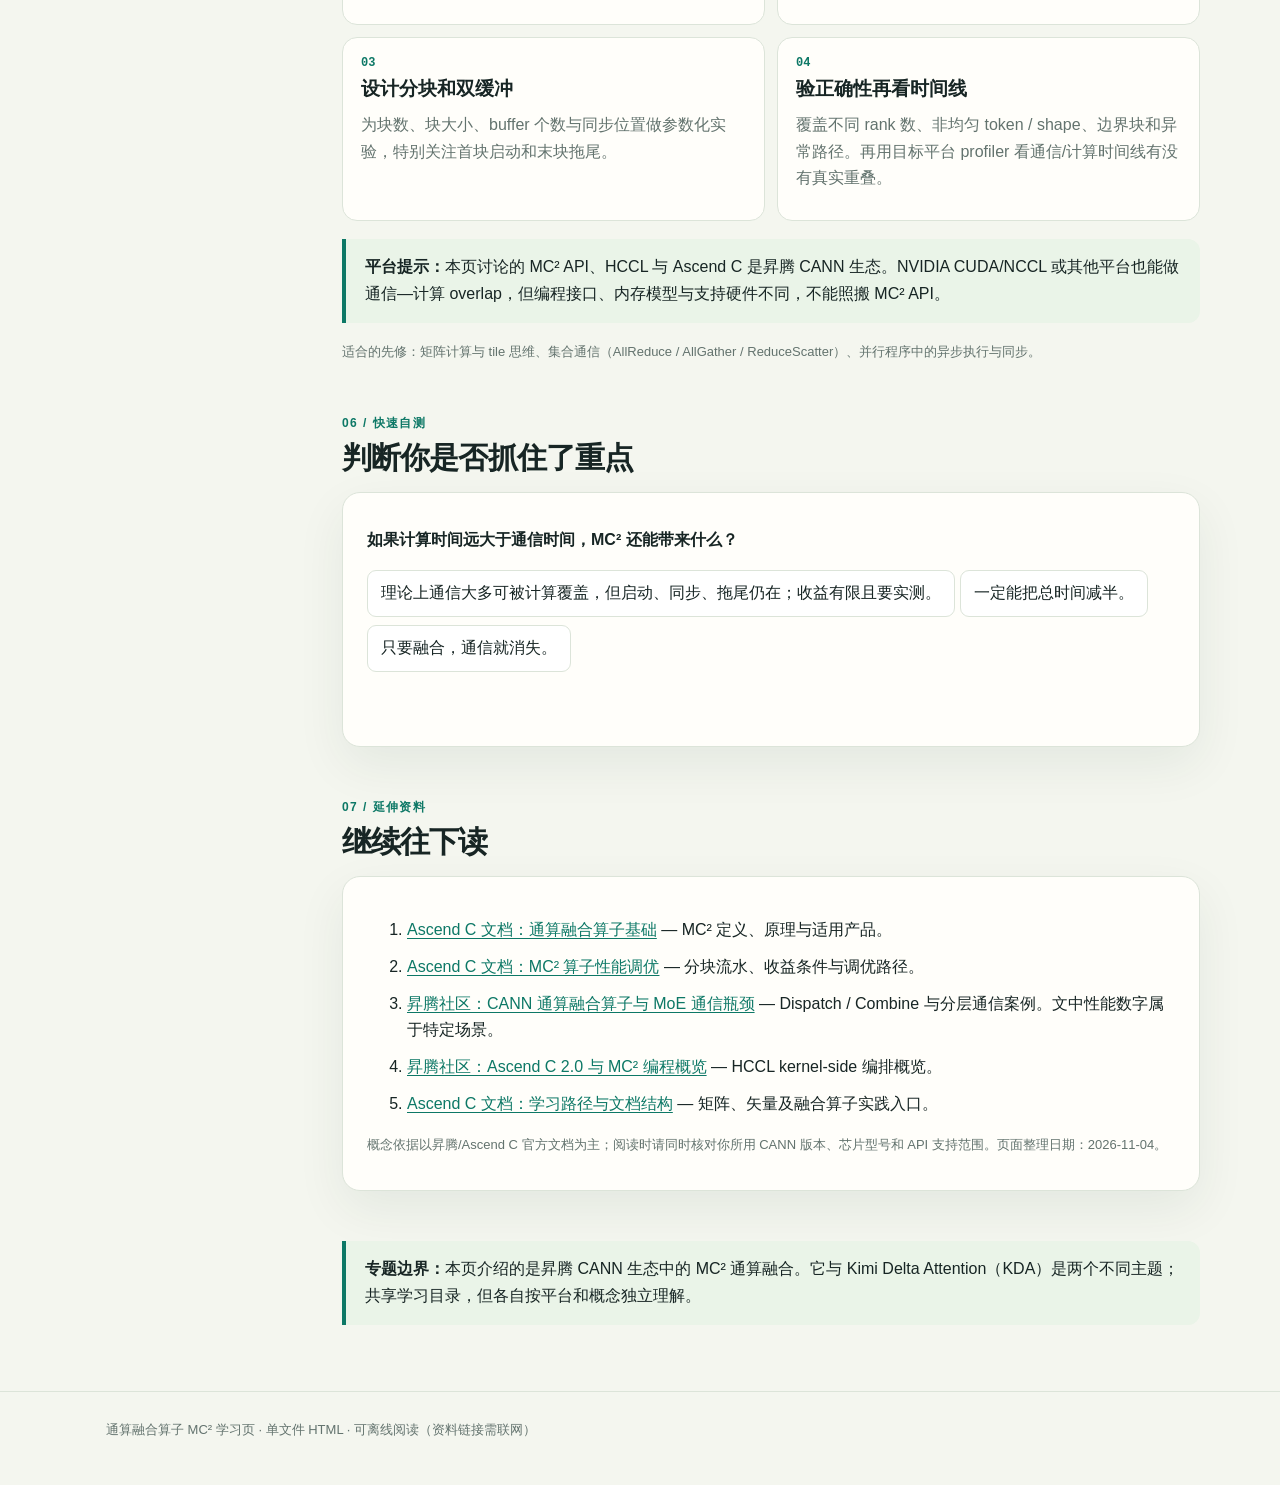
<file: mc2-study.html>
<!doctype html>
<html lang="zh-CN">
<head>
<meta charset="utf-8">
<meta name="viewport" content="width=device-width,initial-scale=1">
<meta name="description" content="通算融合算子 MC² 入门微课：通信与计算如何流水重叠、典型场景、收益边界与学习路线。">
<title>通算融合算子 MC²｜学习页</title>
<style>
:root{--ink:#172524;--muted:#63736e;--paper:#f4f6ef;--card:#fffefa;--line:#dce4d9;--green:#0d7866;--lime:#c8f169;--blue:#dcecff;--orange:#ffba76;--shadow:0 18px 50px #12352d12}*{box-sizing:border-box}html{scroll-behavior:smooth}body{margin:0;background:var(--paper);color:var(--ink);font:16px/1.68 Inter,"Segoe UI","Microsoft YaHei",sans-serif}a{color:var(--green);text-underline-offset:3px}.wrap{max-width:1120px;margin:auto;padding:0 26px}.top{padding:18px 0;border-bottom:1px solid var(--line);font-size:13px;color:var(--muted)}.top b{color:var(--green);letter-spacing:.08em}.hero{padding:76px 0 54px;background:radial-gradient(ellipse at 82% 4%,#d9f0bc 0,transparent 31%),linear-gradient(135deg,#f8f9f2,#eef5ea)}.eyebrow{display:inline-flex;align-items:center;gap:9px;color:var(--green);font-size:13px;font-weight:700;letter-spacing:.1em;text-transform:uppercase}.dot{width:9px;height:9px;border-radius:50%;background:var(--green)}h1{font-size:clamp(42px,7vw,76px);letter-spacing:-.055em;line-height:1.05;max-width:800px;margin:20px 0}h1 span{color:var(--green)}.lead{max-width:720px;font-size:19px;color:#465752}.meta{display:flex;gap:10px;flex-wrap:wrap;margin-top:26px}.pill{padding:6px 12px;border:1px solid var(--line);border-radius:20px;background:#ffffffa8;color:#4d6059;font-size:13px}.layout{display:grid;grid-template-columns:220px minmax(0,1fr);gap:42px;padding:48px 0}.toc{position:sticky;top:20px;align-self:start;border:1px solid var(--line);border-radius:16px;background:#fbfcf7;padding:19px}.toc strong{display:block;margin-bottom:9px}.toc a{display:block;padding:5px 0;color:var(--muted);font-size:14px;text-decoration:none}.toc a:hover{color:var(--green)}main section{scroll-margin-top:24px;margin-bottom:50px}.kicker{color:var(--green);font-size:12px;font-weight:800;letter-spacing:.12em;text-transform:uppercase}h2{font-size:30px;line-height:1.2;letter-spacing:-.03em;margin:7px 0 16px}h3{font-size:19px;line-height:1.3;margin:0 0 8px}p{margin:10px 0}.card{background:var(--card);border:1px solid var(--line);border-radius:18px;padding:24px;box-shadow:var(--shadow)}.callout{border-left:4px solid var(--green);background:#eaf4e8;padding:15px 19px;border-radius:0 12px 12px 0;margin:18px 0}.muted{color:var(--muted)}.compare{display:grid;grid-template-columns:1fr 1fr;gap:15px;margin:20px 0}.diagram{background:#f8faf5;border:1px solid var(--line);border-radius:14px;padding:18px}.lane{display:grid;grid-template-columns:92px 1fr;align-items:center;gap:10px;margin:14px 0}.label{font-size:12px;font-weight:700;color:var(--muted)}.bars{height:31px;display:flex;align-items:stretch;gap:4px}.bar{display:grid;place-items:center;border-radius:7px;font-size:11px;font-weight:700;min-width:42px;padding:0 7px}.compute{background:var(--blue);color:#214d79}.comm{background:#d8f0d9;color:#23614b}.timeaxis{padding-left:102px;color:#81908a;font:11px ui-monospace,monospace}.sliderrow{display:flex;gap:15px;align-items:center;flex-wrap:wrap;margin-top:18px}.sliderrow input{accent-color:var(--green);flex:1;min-width:160px}.readout{font-variant-numeric:tabular-nums;font-weight:800;color:var(--green)}.pipeline{display:grid;grid-template-columns:repeat(4,1fr);gap:7px;margin-top:10px}.tile{padding:12px 7px;border-radius:10px;text-align:center;font-size:12px;font-weight:700;background:var(--blue);color:#214d79}.tile:nth-child(even){background:#d8f0d9;color:#23614b}.steps{counter-reset:step;display:grid;grid-template-columns:repeat(2,1fr);gap:12px}.step{background:var(--card);border:1px solid var(--line);border-radius:15px;padding:18px}.step:before{counter-increment:step;content:"0" counter(step);display:block;color:var(--green);font:700 12px ui-monospace,monospace;margin-bottom:7px}.scenario{display:grid;grid-template-columns:130px 1fr;gap:16px;padding:17px 0;border-bottom:1px solid var(--line)}.scenario:last-child{border:0}.tag{font-size:12px;color:var(--green);font-weight:800}.formula{font:700 clamp(15px,2.6vw,21px) ui-monospace,monospace;text-align:center;padding:20px 10px;background:#eff5e9;border-radius:12px;margin:18px 0}.quiz button{margin:6px 5px 2px 0;padding:9px 13px;border:1px solid var(--line);border-radius:9px;background:white;color:var(--ink);cursor:pointer;font:inherit}.quiz button:hover{border-color:var(--green)}#answer{min-height:28px;color:var(--green);font-weight:700}.sources li{margin:10px 0}.foot{padding:27px 0 45px;border-top:1px solid var(--line);color:var(--muted);font-size:13px}.note{font-size:13px;color:var(--muted)}@media(max-width:800px){.layout{grid-template-columns:1fr}.toc{position:static;display:grid;grid-template-columns:1fr 1fr;gap:0 14px}.toc strong{grid-column:1/-1}.compare{grid-template-columns:1fr}.scenario{grid-template-columns:1fr;gap:2px}}@media(max-width:520px){.wrap{padding:0 17px}.hero{padding:54px 0 38px}.steps{grid-template-columns:1fr}.lane{grid-template-columns:72px 1fr}.timeaxis{padding-left:82px}}
</style>
</head>
<body>
<div class="top"><div class="wrap"><a href="index.html">← 全部专题</a>　/　并行计算专题　/　MC²</div></div>
<header class="hero"><div class="wrap"><div class="eyebrow"><i class="dot"></i> A 10-minute primer</div><h1>让通信与计算<br><span>同时忙起来。</span></h1><p class="lead">通算融合算子把数据切成小块，在同一个算子执行过程中安排通信和计算流水并行，尽量用一边的工作覆盖另一边的等待。</p><div class="meta"><span class="pill">MC² = Matrix Computation & Communication</span><span class="pill">昇腾 Ascend C / CANN 语境</span><span class="pill">阅读约 10 分钟</span></div></div></header>
<div class="wrap layout"><nav class="toc"><strong>本页导航</strong><a href="#idea">1. 一句话理解</a><a href="#pipeline">2. 流水线怎么重叠</a><a href="#use">3. 用在哪里</a><a href="#limits">4. 何时有收益</a><a href="#build">5. 开发思路</a><a href="#check">6. 自测</a><a href="#sources">资料来源</a></nav>
<main>
<section id="idea"><div class="kicker">01 / 核心概念</div><h2>先看懂“融合”指什么</h2><div class="card"><p>这里的“通算融合”是<strong>通信与计算融合</strong>。在昇腾文档中常写作 <strong>MC²（Matrix Computation & Communication）</strong>：原本先执行通信、再执行计算的流程，改为对数据分块，让通信第 <i>i</i> 块时，计算第 <i>i+1</i> 块。</p><div class="callout"><strong>直觉：</strong>搬运这一块数据时，别让计算单元闲着；计算另一块时，也别让通信链路空着。目标是隐藏可重叠的等待时间。</div><p class="muted">“融合”不只是把两个 API 写进同一个函数。关键是依赖关系允许分块、数据缓冲区足够，并且通信和计算确实能并发执行。</p></div></section>
<section id="pipeline"><div class="kicker">02 / 执行直觉</div><h2>拖动滑块，看看流水重叠</h2><p>下图是概念示意：串行方案把两段时间首尾相接；融合方案将工作拆成小块，后续块开始计算时，前一块已经进入通信。</p><div class="compare"><div class="diagram"><h3>串行：做完再传</h3><div class="lane"><div class="label">计算单元</div><div class="bars"><div class="bar compute" style="flex:1">计算全部数据</div><div class="bar" style="flex:.06;background:#eee">→</div></div></div><div class="lane"><div class="label">通信链路</div><div class="bars"><div style="flex:1"></div><div class="bar comm" style="flex:1">通信全部数据</div></div></div><div class="timeaxis">0 ─────────────────────────────→ 时间</div></div><div class="diagram"><h3>MC²：分块流水</h3><div class="lane"><div class="label">计算单元</div><div class="bars"><div class="bar compute" style="flex:1">算块 1</div><div class="bar compute" style="flex:1">算块 2</div><div class="bar compute" style="flex:1">算块 3</div><div class="bar compute" style="flex:1">算块 4</div></div></div><div class="lane"><div class="label">通信链路</div><div class="bars"><div style="flex:.22"></div><div class="bar comm" style="flex:1">传 1</div><div class="bar comm" style="flex:1">传 2</div><div class="bar comm" style="flex:1">传 3</div></div></div><div class="timeaxis">0 ─────────────────────────────→ 时间</div></div></div><div class="card"><strong>可调演示：数据块数</strong><div class="sliderrow"><span>2 块</span><input id="chunks" type="range" min="2" max="8" value="4" aria-label="数据块数"><span>8 块</span><span class="readout" id="chunkReadout">4 块</span></div><div class="pipeline" id="tiles"></div><p class="note" id="estimate"></p></div><p class="note">示意模型：每块计算时间与通信时间相等；忽略启动、同步、尾块和资源争用。真实收益需在目标设备和目标 shape 上测量。</p></section>
<section id="use"><div class="kicker">03 / 应用场景</div><h2>哪些工作流值得考虑</h2><div class="card"><div class="scenario"><div class="tag">Matmul + AllReduce</div><div><strong>分布式线性层 / 张量并行。</strong>本地计算分片结果后需要跨卡归约。计算后续 tile 的同时，对已就绪的 tile 发起集合通信。</div></div><div class="scenario"><div class="tag">Matmul + ReduceScatter</div><div><strong>分片结果并行归约。</strong>将部分和的归约与后续矩阵块计算编排在一起，减少独立算子之间的空档。</div></div><div class="scenario"><div class="tag">AllGather + Matmul</div><div><strong>先聚合所需输入，再继续消费。</strong>能否按 tile 逐步消费已到达的数据，决定了通信能否被计算覆盖。</div></div><div class="scenario"><div class="tag">MoE Dispatch / Combine</div><div><strong>专家并行训练与推理。</strong>Dispatch 按路由把 token 发往专家；Combine 把专家输出按权重还原、汇总。昇腾 CANN 的 MoeDistributeDispatch / Combine 将路由处理、数据交换及部分后处理结合，以减少 Host 同步并重叠通信和计算。</div></div></div></section>
<section id="limits"><div class="kicker">04 / 性能边界</div><h2>融合不是自动加速</h2><div class="card"><div class="formula">理想串行耗时 ≈ T<sub>计算</sub> + T<sub>通信</sub><br>理想重叠耗时 ≈ max(T<sub>计算</sub>, T<sub>通信</sub>) + T<sub>启动与拖尾</sub></div><p>这个式子给出上限直觉，不是性能承诺。公开的 Ascend C 指导也强调：收益来自通信与计算并行；数据未切分时，MC² 仍可能退化为串行。</p><div class="steps"><div class="step"><h3>两者时间接近</h3><p class="muted">计算和通信有相近的可重叠时长时，隐藏的时间更多。若一边远长于另一边，短的一边很快被完全盖住。</p></div><div class="step"><h3>数据可分块且无冲突</h3><p class="muted">当前块通信与下一块计算不能争用同一份未就绪数据；需正确管理 buffer 生命周期、同步点与依赖。</p></div><div class="step"><h3>小包的启动成本</h3><p class="muted">块太小会增加提交、同步和调度次数；分块并非越细越好。</p></div><div class="step"><h3>拓扑与路由也重要</h3><p class="muted">MoE 的 token 分布、机内/机间带宽、rank 布局会影响路线和通信量。公开的 50% 吞吐提升是特定实现和场景报告，不能当普遍保证。</p></div></div></div></section>
<section id="build"><div class="kicker">05 / 学习与开发路线</div><h2>从问题到可验证实现</h2><div class="steps"><div class="step"><h3>先画依赖图</h3><p class="muted">标清每块数据何时产生、何时可发、何时可被计算消费。找出能安全重叠的区间。</p></div><div class="step"><h3>量基线</h3><p class="muted">分别测独立通信与计算、端到端串行执行、实际融合实现；固定卡型、规模、shape、精度与并发条件。</p></div><div class="step"><h3>设计分块和双缓冲</h3><p class="muted">为块数、块大小、buffer 个数与同步位置做参数化实验，特别关注首块启动和末块拖尾。</p></div><div class="step"><h3>验正确性再看时间线</h3><p class="muted">覆盖不同 rank 数、非均匀 token / shape、边界块和异常路径。再用目标平台 profiler 看通信/计算时间线有没有真实重叠。</p></div></div><div class="callout"><strong>平台提示：</strong>本页讨论的 MC² API、HCCL 与 Ascend C 是昇腾 CANN 生态。NVIDIA CUDA/NCCL 或其他平台也能做通信—计算 overlap，但编程接口、内存模型与支持硬件不同，不能照搬 MC² API。</div><p class="note">适合的先修：矩阵计算与 tile 思维、集合通信（AllReduce / AllGather / ReduceScatter）、并行程序中的异步执行与同步。</p></section>
<section id="check"><div class="kicker">06 / 快速自测</div><h2>判断你是否抓住了重点</h2><div class="card quiz"><p><strong>如果计算时间远大于通信时间，MC² 还能带来什么？</strong></p><button data-answer="a">理论上通信大多可被计算覆盖，但启动、同步、拖尾仍在；收益有限且要实测。</button><button data-answer="b">一定能把总时间减半。</button><button data-answer="c">只要融合，通信就消失。</button><p id="answer" aria-live="polite"></p></div></section>
<section id="sources"><div class="kicker">07 / 延伸资料</div><h2>继续往下读</h2><div class="card sources"><ol><li><a href="https://asc.gitcode.com/guide/operator_practice/simd_operator_impl/fusion_operator_programming/general_fusion/basics.html" target="_blank" rel="noreferrer">Ascend C 文档：通算融合算子基础</a> — MC² 定义、原理与适用产品。</li><li><a href="https://asc.gitcode.com/guide/operator_practice/best_practices/mc_operator_tuning.html" target="_blank" rel="noreferrer">Ascend C 文档：MC² 算子性能调优</a> — 分块流水、收益条件与调优路径。</li><li><a href="https://www.hiascend.com/developer/techArticles/20250726-1?envFlag=1" target="_blank" rel="noreferrer">昇腾社区：CANN 通算融合算子与 MoE 通信瓶颈</a> — Dispatch / Combine 与分层通信案例。文中性能数字属于特定场景。</li><li><a href="https://www.hiascend.com/zh/developer/techArticles/20240613-1" target="_blank" rel="noreferrer">昇腾社区：Ascend C 2.0 与 MC² 编程概览</a> — HCCL kernel-side 编排概览。</li><li><a href="https://asc.gitcode.com/guide/operator_practice/document_structure.html" target="_blank" rel="noreferrer">Ascend C 文档：学习路径与文档结构</a> — 矩阵、矢量及融合算子实践入口。</li></ol><p class="note">概念依据以昇腾/Ascend C 官方文档为主；阅读时请同时核对你所用 CANN 版本、芯片型号和 API 支持范围。页面整理日期：2026-11-04。</p></div></section>
<div class="callout"><strong>专题边界：</strong>本页介绍的是昇腾 CANN 生态中的 MC² 通算融合。它与 Kimi Delta Attention（KDA）是两个不同主题；共享学习目录，但各自按平台和概念独立理解。</div>
</main></div>
<footer class="foot"><div class="wrap">通算融合算子 MC² 学习页 · 单文件 HTML · 可离线阅读（资料链接需联网）</div></footer>
<script>
const range=document.querySelector('#chunks'),tiles=document.querySelector('#tiles'),readout=document.querySelector('#chunkReadout'),estimate=document.querySelector('#estimate');
function draw(){const n=Number(range.value);readout.textContent=`${n} 块`;tiles.innerHTML='';for(let i=1;i<=n;i++){const d=document.createElement('div');d.className='tile';d.textContent=`${i%2?'计算':'通信'} ${Math.ceil(i/2)}`;tiles.append(d)}estimate.textContent=`理想化等时模型：${n} 块时，总时间约为 ${n+1} 个块时长（相对整块串行的 2n 个块时长），尚未计入启动和同步开销。小块过多可能增加固定开销。`}
range.addEventListener('input',draw);draw();document.querySelectorAll('.quiz button').forEach(b=>b.addEventListener('click',()=>{document.querySelector('#answer').textContent=b.dataset.answer==='a'?'答对了：重叠只能隐藏可覆盖部分；启动、同步和尾块仍会计入总时间。':'再想想：融合改变的是并行安排，不会让通信成本凭空归零。'}));
</script>
</body></html>
</file>
<file: course.css>
:root{--paper:#f5f5ee;--ink:#233a30;--muted:#747e70;--green:#2f6850;--lime:#d6e8a4;--line:#d9ddcf;--orange:#b5714b;--blue:#587c9d}*{box-sizing:border-box}html{scroll-behavior:smooth;scroll-padding-top:25px}body{margin:0;font:14px/1.85 Arial,"Microsoft YaHei","PingFang SC",sans-serif;color:var(--ink);background:var(--paper)}button,input,select{font:inherit}a{color:inherit;text-decoration:none}button{cursor:pointer}button:focus-visible,a:focus-visible,input:focus-visible,select:focus-visible,summary:focus-visible{outline:3px solid var(--orange);outline-offset:4px}.skip{position:fixed;top:-70px;left:280px;z-index:5;background:var(--lime);padding:10px}.skip:focus{top:0}.sidebar{position:fixed;inset:0 auto 0 0;width:265px;background:#233e32;color:#f1f3e8;padding:32px 24px;overflow-y:auto;display:flex;flex-direction:column}.brand{font:32px Georgia,serif;display:flex;align-items:center;gap:13px}.brand span{font:11px Arial,sans-serif;letter-spacing:2px}.course-label{font-size:8px;letter-spacing:1.8px;color:#a9bca3;margin-top:40px}.sidebar h1{font:normal 28px/1.55 Georgia,"Songti SC",SimSun,serif;margin:10px 0}.course-meta{font-size:11px;color:#b6c6af;margin:0 0 28px}.progress-label{display:flex;justify-content:space-between;font-size:10px;color:#c3ceb8}.progress-track{height:3px;background:#45604a;margin:10px 0 24px}.progress-track>div{height:100%;background:var(--lime);width:0;transition:width .3s}#syllabus{display:flex;flex-direction:column;gap:5px}.lesson-button{display:flex;align-items:center;gap:11px;width:100%;text-align:left;background:none;border:1px solid transparent;color:#b9c7b0;font-size:11px;padding:10px 8px;line-height:1.5}.lesson-button .index{font:12px Georgia,serif;min-width:18px;color:#92ac8a}.lesson-button.active{background:#36523e;border-color:#536d4c;color:#fff}.lesson-button.active .index{color:var(--lime)}.lesson-button .check{margin-left:auto;color:var(--lime);font-size:12px}.sidebar-bottom{margin-top:auto;padding-top:28px;display:flex;flex-direction:column;gap:12px}.sidebar-bottom>a{font-size:10px;color:#d4e7bc}.sidebar-bottom>span{font-size:9px;color:#94ad8f}#reset-progress{background:none;color:#9fb296;border:0;text-align:left;font-size:9px;padding:0}.workspace{margin-left:265px}header{height:75px;border-bottom:1px solid var(--line);display:flex;align-items:center;justify-content:space-between;padding:0 5%;font-size:9px;letter-spacing:1px;color:var(--muted)}header i{font-style:normal;margin:0 12px;color:#aeb7a4}header>div{display:flex;gap:22px}main{max-width:1050px;padding:45px 52px 0;margin:auto}.lesson-top{display:flex;justify-content:space-between;font-size:10px;letter-spacing:1.5px;color:var(--green);margin-bottom:16px}h2{font:normal 42px/1.35 Georgia,"Songti SC",SimSun,serif;letter-spacing:-1px;margin:0 0 18px;outline:0}.intro{font-size:15px;color:#62725e;max-width:690px;margin:0 0 25px}.objective{display:flex;gap:22px;align-items:baseline;background:#e8eddc;border-left:3px solid #8da66d;padding:13px 18px;margin-bottom:30px;font-size:11px}.objective>span{white-space:nowrap;font-weight:bold;color:var(--green)}.objective>p{margin:0}#lesson-body p{font-size:13px;color:#566951;margin:14px 0}#lesson-body strong{color:var(--ink)}.formula{background:#edf0e4;border:1px solid var(--line);padding:20px 24px;margin:20px 0;font:21px/1.9 Georgia,"Times New Roman",serif;overflow-x:auto}.formula .annotation{display:block;font:10px/1.8 Arial,"Microsoft YaHei",sans-serif;color:var(--muted);margin-top:8px}.formula .green{color:var(--green)}.formula .orange{color:var(--orange)}.formula .blue{color:var(--blue)}h3{font-size:18px;font-weight:500;margin:25px 0 10px}.concept-pair{display:grid;grid-template-columns:1fr 1fr;border:1px solid var(--line);margin:20px 0}.concept-pair>div{padding:18px 22px}.concept-pair>div+div{border-left:1px solid var(--line)}.concept-pair h4{margin:0 0 8px;font-size:14px;font-weight:500}.concept-pair p{font-size:11px!important;margin:0!important}.warning{padding:13px 18px;border-left:3px solid #bd906c;background:#f1eade;font-size:11px;color:#796549;margin:18px 0}.symbols{font-size:10px;color:var(--muted);margin-top:10px}table{border-collapse:collapse;width:100%;font-size:11px;line-height:1.7;margin:20px 0}th,td{padding:10px 12px;text-align:left;border-bottom:1px solid var(--line)}th{font-weight:normal;color:var(--green);background:#e8eddc}td{color:#5e6f57}.table-wrap{overflow-x:auto}.experiment{margin:32px 0 20px;background:#fbfcf6;border:1px solid var(--line);min-width:0}.experiment-header{display:flex;justify-content:space-between;gap:15px;padding:14px 22px;border-bottom:1px solid var(--line);font-size:10px;color:var(--muted)}.experiment-header>span:first-child{color:var(--green);white-space:nowrap;letter-spacing:1px}.experiment-header i{display:inline-block;width:6px;height:6px;background:var(--green);border-radius:50%;margin-right:7px}#experiment{padding:25px}.exp-layout{display:grid;grid-template-columns:220px 1fr;gap:28px;align-items:start}.exp-controls{font-size:11px}.exp-controls p,.exp-note{font-size:10px;color:var(--muted)}label.control{display:block;font-size:11px;margin:15px 0 20px}.control output{float:right;font-family:Consolas,monospace;color:var(--green)}input[type=range]{width:100%;height:4px;accent-color:var(--green);display:block;margin:14px 0;cursor:pointer}select{background:#f5f7ed;border:1px solid var(--line);padding:6px 10px;color:var(--green);font-size:11px;max-width:100%}.segmented{display:flex;gap:5px;flex-wrap:wrap;margin:12px 0}.segmented button{font-size:10px;padding:6px 10px;background:transparent;border:1px solid var(--line);color:var(--muted)}.segmented button.active{background:#e1e9d0;border-color:#9bac83;color:var(--green)}.mini-button{background:var(--green);color:white;border:1px solid var(--green);padding:8px 12px;font-size:11px}.mini-button:disabled{opacity:.45;cursor:default}.metric-row{display:grid;grid-template-columns:repeat(2,1fr);gap:20px;margin-top:18px}.metric{border-top:1px solid var(--line);padding-top:12px}.metric>span{display:block;font-size:10px;color:var(--muted)}.metric>strong{display:block;font:normal 24px/1.7 Georgia,serif;color:var(--green)}.metric small{font-size:9px;color:var(--muted)}.matrix-grid{display:grid;grid-template-columns:repeat(6,1fr);gap:4px}.matrix-grid.two{grid-template-columns:repeat(2,1fr)}.m-cell{aspect-ratio:1.5;display:flex;align-items:center;justify-content:center;font:11px Consolas,monospace;color:#304d3a;border:1px solid transparent;border-radius:2px}.m-cell.masked{background:repeating-linear-gradient(135deg,#ecefe4,#ecefe4 4px,#e4e8da 4px,#e4e8da 5px);color:#9ca592}.m-cell.query-selected{border-color:var(--green)}.matrix-labels{display:flex;justify-content:space-between;font-size:9px;color:var(--muted);margin:10px 0}.matrix-group{display:grid;grid-template-columns:1fr 1fr;gap:20px}.matrix-group .m-cell{aspect-ratio:2}.matrix-title{font-size:11px;color:var(--green);margin-bottom:8px}.readout{background:#eef2e4;padding:13px 16px;margin-top:15px;font-size:11px;color:#53674c}.readout code{font-family:Consolas,monospace;color:var(--green)}.bar-row{display:grid;grid-template-columns:85px 1fr 42px;gap:10px;align-items:center;margin:12px 0;font-size:10px}.bar-track{height:13px;background:#e8ecde;position:relative}.bar-fill{height:100%;background:var(--green);min-width:0;transition:width .15s}.bar-row.orange .bar-fill{background:var(--orange)}.bar-row.blue .bar-fill{background:var(--blue)}.mini-chart{display:block;width:100%;height:auto}.chart-legend{display:flex;gap:20px;font-size:10px;color:var(--muted)}.chart-legend i{width:7px;height:7px;border-radius:50%;display:inline-block;margin-right:5px}.token-chain{display:flex;gap:6px;flex-wrap:wrap;align-items:center;margin:20px 0}.chunk-box{background:#e3ead4;border:1px solid #b9c8a3;padding:10px;text-align:center;flex:1;min-width:50px;font:11px Georgia,serif}.chunk-box span{display:block;font:9px Arial,sans-serif;color:var(--muted)}.chain-arrow{color:#96a686;font-size:15px}.result-ok{border:1px solid #b6c5a2;background:#edf3e1;padding:15px;font-size:11px;margin-top:15px}.result-ok strong{font-family:Consolas,monospace;display:block;font-size:16px;color:var(--green)}.flow-line{display:flex;align-items:stretch;gap:5px;margin:12px 0;font-size:10px;text-align:center}.flow-line>span{padding:14px 5px;background:#e5e9dc;flex:1}.flow-line>b{flex:4;font-weight:normal;background:var(--green);color:#fff;padding:14px 8px}.transcript{border-top:1px solid var(--line);border-bottom:1px solid var(--line);margin:18px 0 30px}.transcript summary{display:flex;justify-content:space-between;cursor:pointer;list-style:none;font-size:11px;color:var(--green);padding:14px 0}.transcript summary::-webkit-details-marker{display:none}.transcript[open] summary>span{transform:rotate(45deg)}#transcript{padding:0 20px 15px;font-size:12px;color:#61715a}.quiz{border:1px solid var(--line);padding:23px;background:#edf0e4}.quiz-head{display:flex;justify-content:space-between;font-size:9px;letter-spacing:1px;color:var(--muted);margin-bottom:15px}fieldset{border:0;margin:0;padding:0}legend{font-size:15px;margin-bottom:14px;font-weight:500;line-height:1.7}#quiz-options{display:grid;gap:8px}.quiz-option{display:flex;align-items:flex-start;gap:10px;background:#f9faf3;padding:12px 14px;border:1px solid var(--line);font-size:12px;cursor:pointer}.quiz-option input{accent-color:var(--green);margin-top:5px;flex-shrink:0}.quiz-option.correct{border-color:#7b9c65;background:#e4edcf}.quiz-option.wrong{border-color:#bd9275;background:#f1e7dc}#quiz-feedback{font-size:11px;margin-top:14px;min-height:0;color:#5d7053}#quiz-feedback:empty{margin-top:0}.lesson-nav{display:flex;justify-content:space-between;align-items:center;gap:15px;padding:28px 0 38px}.lesson-nav button{border:1px solid var(--green);padding:9px 18px;color:var(--green);background:transparent;font-size:11px}.lesson-nav #next{background:var(--green);color:#fff}.lesson-nav button:disabled{opacity:.3;cursor:default}.lesson-nav>span{font-size:9px;color:var(--muted)}.overline{font-size:9px;letter-spacing:1.5px;color:var(--green)}#recap{border:1px solid #a9bd8e;background:#e5edcf;padding:25px;margin-bottom:35px}#recap h3{font-family:Georgia,"Songti SC",serif;font-size:28px;margin-top:12px}.recap-flow{font-size:12px;line-height:2.2}.recap-flow span{color:#83976c;margin:0 7px}.primary-link{display:inline-block;background:var(--green);color:white;padding:10px 18px;margin:12px 0;font-size:11px}#references{border-top:1px solid var(--line);padding:27px 0 35px}#references>p{font-size:10px;color:var(--muted);margin:12px 0 18px}#references ol{font-size:10px;padding-left:18px;color:#718068;display:grid;grid-template-columns:1fr 1fr;gap:8px 25px}#references a:hover{text-decoration:underline}footer{padding:20px 5%;border-top:1px solid var(--line);display:flex;justify-content:space-between;font-size:9px;letter-spacing:.5px;color:var(--muted)}[hidden]{display:none!important}.mini-code{font:11px/1.9 Consolas,monospace;white-space:pre-wrap;overflow-wrap:anywhere;background:#e7ecdc;padding:18px}.callout-link{display:block;margin:14px 0;font-size:11px;color:var(--green);text-decoration:underline}@media(min-width:1500px){main{padding-top:65px}h2{font-size:48px}}@media(max-width:1100px){.sidebar{width:225px;padding:28px 18px}.workspace{margin-left:225px}main{padding:35px 28px 0}.exp-layout{grid-template-columns:180px 1fr;gap:20px}h2{font-size:35px}.lesson-button{font-size:10px}.course-label{font-size:7px}.brand span{font-size:10px}.experiment-header{padding:12px 18px}#experiment{padding:20px}}@media(max-width:760px){html{scroll-padding-top:15px}.sidebar{position:static;width:auto;padding:22px 20px;display:block}.brand{font-size:27px}.course-label{margin-top:20px;font-size:8px}.sidebar h1{font-size:30px;margin:5px 0}.sidebar h1 br{display:none}.course-meta{font-size:10px;margin:0 0 16px}.course-meta br{display:none}.progress-track{margin-bottom:18px}#syllabus{display:grid;grid-template-columns:repeat(2,1fr);gap:5px}.lesson-button{padding:9px 8px;font-size:10px;gap:8px}.sidebar-bottom{display:none}.workspace{margin-left:0}header{height:60px;padding:0 20px;font-size:8px;letter-spacing:.3px}header>div{gap:12px}main{padding:30px 20px 0}h2{font-size:33px}.intro{font-size:13px}.objective{padding:12px;gap:12px;font-size:10px}.formula{font-size:18px;padding:16px;white-space:normal;line-height:2}.concept-pair{grid-template-columns:1fr}.concept-pair>div+div{border-left:0;border-top:1px solid var(--line)}.exp-layout{grid-template-columns:1fr;gap:20px}.exp-controls{border-bottom:1px solid var(--line);padding-bottom:10px}.experiment-header{display:block;font-size:10px}.experiment-header>span{display:block}.experiment-header>span+span{margin-top:5px}#experiment{padding:18px}.matrix-grid{gap:3px}.m-cell{font-size:10px;aspect-ratio:1.5}.matrix-group{gap:12px}.metric>strong{font-size:23px}.lesson-nav{flex-wrap:wrap}.lesson-nav>span{order:3;width:100%;text-align:center}.quiz{padding:18px}.quiz-option{font-size:11px}legend{font-size:14px}.quiz-head{font-size:8px;letter-spacing:.3px}#references ol{grid-template-columns:1fr}.chunk-box{padding:8px 5px;min-width:45px}.chunk-box span{font-size:8px}.token-chain{gap:4px}.flow-line{font-size:9px}.exp-layout .formula{font-size:16px}footer{padding:20px}footer>span{display:none}.skip{left:20px}#recap{padding:20px}.recap-flow{font-size:11px}.quiz-option input{margin-top:4px}}@media(prefers-reduced-motion:reduce){html{scroll-behavior:auto}*{transition:none!important}}

.symbol-dictionary{border:1px solid #d9ddcf;background:#f0f3e7;margin:0 0 24px;padding:0 17px}.symbol-dictionary summary{cursor:pointer;padding:13px 0;font-size:11px;color:#2f6850;list-style:none}.symbol-dictionary table{margin:0 0 12px}.symbol-dictionary td:first-child{font-family:Georgia,serif;font-size:14px;white-space:nowrap}.foundation-stepper{display:flex;gap:6px;flex-wrap:wrap;margin-bottom:24px;border-bottom:1px solid #d9ddcf;padding-bottom:18px}.foundation-stepper button{font-size:10px;border:1px solid #d9ddcf;background:transparent;padding:8px 11px;color:#747e70}.foundation-stepper button.active{background:#2f6850;color:#fff;border-color:#2f6850}.record-chip{display:flex;justify-content:space-between;gap:10px;border-bottom:1px solid #d9ddcf;padding:8px 0;font-size:10px}.record-chip code{color:#2f6850;font-family:Consolas,monospace}#story-next{margin-top:22px}#story-explanation p{font-size:12px;color:#61715a}#story-explanation .formula{font-size:18px;padding:14px}.story-state{display:grid;grid-template-columns:1fr 1fr;gap:14px;margin-top:24px}.story-state>div{border-top:2px solid #a8bc8b;padding-top:12px}.story-state span{font-size:10px;color:#747e70;display:block}.story-state strong{font:18px/2 Georgia,serif;display:block;color:#2f6850}@media(max-width:760px){.symbol-dictionary{padding:0 10px}.symbol-dictionary td{font-size:10px;padding:8px}.symbol-dictionary td:first-child{font-size:12px;white-space:normal}.foundation-stepper button{font-size:9px;padding:7px}.story-state strong{font-size:15px}}
</file>
<file: style.css>
:root{--bg:#f5f5ee;--ink:#23352d;--muted:#6f776d;--green:#28634e;--lime:#d3e799;--line:#d8dcd0;--blue:#527d9e;--orange:#ba704b}*{box-sizing:border-box}html{scroll-behavior:smooth;scroll-padding-top:80px}body{margin:0;background:var(--bg);color:var(--ink);font-family:Arial,"Microsoft YaHei","PingFang SC",sans-serif;font-size:15px;line-height:1.8}a{color:inherit;text-decoration:none}button,input,select{font:inherit}button{cursor:pointer}button,a,input,select,summary{-webkit-tap-highlight-color:transparent}button:focus-visible,a:focus-visible,input:focus-visible,select:focus-visible,summary:focus-visible{outline:3px solid var(--orange);outline-offset:5px}header{height:88px;padding:0 5%;border-bottom:1px solid var(--line);display:flex;align-items:center;justify-content:space-between}.brand{font-size:13px;letter-spacing:1.8px;font-weight:bold;display:flex;align-items:center;gap:12px}.brand small{font-weight:normal;color:var(--muted);letter-spacing:1px;margin-left:22px;font-size:11px}.mark{font-family:Georgia,serif;font-size:30px;letter-spacing:-6px;width:34px}.mark span{color:var(--green)}nav{display:flex;gap:30px;font-size:12px}nav a:hover{color:var(--orange)}main{max-width:1280px;margin:auto;padding:0 48px}.hero{padding:62px 0 0}.eyebrow,.mini-label{font-size:11px;letter-spacing:1.8px;font-weight:bold}.dot{display:inline-block;width:7px;height:7px;background:var(--green);border-radius:50%;margin-right:9px}h1{position:relative;font-family:Georgia,"Songti SC",SimSun,serif;font-size:clamp(50px,6.5vw,84px);font-weight:normal;line-height:1.35;letter-spacing:-3px;margin:25px 0 20px}h1 em{color:var(--green);font-style:normal}.title-star{position:absolute;right:8%;top:12%;font-family:Georgia,serif;font-size:135px;font-weight:normal;line-height:1;color:var(--green)}.hero-bottom{display:flex;align-items:center;justify-content:space-between;margin:0 0 36px}.hero-bottom p{color:var(--muted);font-size:15px}.round-link{display:flex;gap:32px;align-items:center;font-size:12px}.round-link span{display:grid;place-items:center;width:40px;height:40px;border:1px solid var(--line);border-radius:50%;font-size:20px}.round-link:hover span{background:var(--lime)}.master-equation{background:#e9edde;padding:24px 30px 20px;border:1px solid #d5ddc8}.eq-label{display:block;font-size:10px;letter-spacing:2px;color:var(--muted);margin-bottom:14px}.master-equation>div:first-of-type{font-family:Georgia,"Times New Roman",serif;font-size:clamp(19px,2.8vw,36px);text-align:center;white-space:nowrap;overflow:auto;padding-bottom:6px}.eq-correct{color:var(--blue)}.eq-decay{color:var(--green);border-bottom:2px solid #9ab778;padding-bottom:3px}.eq-write{color:#9e623b}.eq-legend{display:flex;justify-content:space-around;color:var(--muted);font-size:11px;margin:12px 8% 0}.chapter{padding:76px 0;border-bottom:1px solid var(--line)}.chapter-head{display:grid;grid-template-columns:170px 1fr;gap:20px;margin-bottom:32px}.chapter-no{font-size:11px;letter-spacing:1.3px;padding-top:9px;color:var(--green)}h2{font-size:30px;font-weight:500;letter-spacing:-.8px;line-height:1.45;margin:0 0 10px}.chapter-head p{margin:0;color:var(--muted);font-size:13px}.lab-grid{display:grid;grid-template-columns:285px 1fr;border:1px solid var(--line);background:#fafbf5}.controls{padding:27px;border-right:1px solid var(--line)}.muted{color:var(--muted);font-size:12px}.channel-control{margin:22px 0}.channel-title{display:flex;justify-content:space-between;align-items:center;font-size:12px}.channel-title span{display:flex;align-items:center;gap:8px}.channel-title i{display:inline-block;width:8px;height:8px;border-radius:50%}.channel-title output{font-family:Consolas,monospace;font-size:13px}.channel-hint{font-size:10px;color:var(--muted)}input[type=range]{width:100%;accent-color:var(--green);height:4px;cursor:pointer;display:block;margin:14px 0}.time-label{display:flex;justify-content:space-between;font-size:12px;margin-top:27px}.time-label strong{font-weight:normal}.preset-row{display:flex;gap:6px;margin-top:24px;flex-wrap:wrap}.preset-row button{border:1px solid var(--line);background:transparent;font-size:10px;padding:5px 7px;color:var(--muted)}.preset-row button.selected{background:#e7edda;border-color:#9daf8e;color:var(--green)}.play-btn{width:100%;border:1px solid var(--green);background:var(--green);color:white;font-size:12px;padding:8px;margin-top:12px}.play-btn:hover{background:#194b38}.plot-panel{padding:26px 30px 16px;min-width:0}.panel-title{display:flex;justify-content:space-between;gap:10px;align-items:center;font-size:12px}.badge{font-family:Georgia,serif;font-size:14px;color:var(--muted)}#decay-plot{width:100%;height:auto;display:block;margin:16px 0 0;overflow:visible}.decay-stats{display:grid;grid-template-columns:repeat(3,1fr);gap:15px}.stat{border-top:2px solid var(--line);padding-top:10px}.stat-name{font-size:10px;color:var(--muted)}.stat strong{font-family:Georgia,serif;font-size:29px;font-weight:normal;display:block;line-height:1.4}.stat small{display:block;font-size:10px;color:var(--muted)}.plot-foot{display:flex;justify-content:space-between;gap:10px;font-size:10px;color:var(--muted);border-top:1px solid var(--line);margin-top:18px;padding-top:13px}.interpret-grid{display:grid;grid-template-columns:repeat(3,1fr);gap:30px;margin:34px 0 24px}.interpret-grid article{padding:0 10px 0 0}.number{display:block;font-family:Georgia,serif;font-size:32px;color:var(--green);line-height:1.4}h3{font-weight:500;font-size:16px;margin:10px 0 8px}.interpret-grid p{font-size:12px;color:var(--muted);margin:0 0 15px;min-height:67px}.small-formula{font-family:Georgia,"Microsoft YaHei",serif;font-size:15px;line-height:1.8}.note{border-top:1px solid var(--line);border-bottom:1px solid var(--line);font-size:12px;margin-top:24px}.note summary{cursor:pointer;list-style:none;padding:15px 0;display:flex;justify-content:space-between;gap:12px}.note summary::-webkit-details-marker{display:none}.note summary span{color:var(--green)}.note[open] summary span{transform:rotate(45deg)}.note>div{padding:0 20px 15px;color:var(--muted)}.delta-top{display:flex;align-items:center;justify-content:space-between;gap:24px}.steps{display:flex;border-bottom:1px solid var(--line);flex:1}.steps button{background:none;border:0;border-bottom:2px solid transparent;color:var(--muted);padding:12px 20px 12px 0;margin-right:22px;font-size:11px}.steps button span{font-size:14px;margin-left:8px}.steps button.active{color:var(--green);border-bottom-color:var(--green)}.delta-top>label{font-size:12px;width:200px}.delta-top output{float:right;font-family:Consolas,monospace}.step-explain{display:grid;grid-template-columns:1fr 1.2fr;gap:28px;background:#e9edde;padding:22px 28px;margin:24px 0 30px;align-items:center;min-height:114px}.step-equation{font-size:26px;font-family:Georgia,serif}.step-explain p{font-size:12px;margin:0;color:#53634f}.matrix-flow{display:grid;grid-template-columns:1fr 25px 1fr 25px 1fr 25px 1fr;align-items:center;gap:12px}.matrix-name{font-family:Georgia,serif;font-size:20px;display:flex;align-items:baseline;gap:3px;margin-bottom:13px}.matrix-name span{font-size:10px;font-family:Arial,"Microsoft YaHei",sans-serif;margin-left:auto;color:var(--muted)}.matrix{display:grid;grid-template-columns:repeat(3,1fr);gap:4px}.cell{aspect-ratio:1.2;display:grid;place-items:center;font-family:Consolas,monospace;font-size:12px;border-radius:2px;color:#26382f}.flow-arrow{text-align:center;font-size:22px;color:#899783;padding-top:30px}.matrix-block{padding:10px;border:1px solid transparent;border-radius:3px;transition:border-color .2s,background .2s}.matrix-block.focused{border-color:#a1b18e;background:#eef1e4}.matrix-caption{display:flex;justify-content:space-between;margin-top:12px;color:var(--muted);font-size:10px}.matrix-caption i{display:inline-block;width:9px;height:9px;border-radius:2px;margin:0 4px 0 8px}.neg{background:#c38a6f}.pos{background:#78a28b}.vector-results{display:grid;grid-template-columns:repeat(3,1fr);border:1px solid var(--line);margin-top:24px}.vector-result{padding:16px 20px;border-right:1px solid var(--line)}.vector-result:last-child{border-right:0}.vector-result span{font-size:11px;color:var(--muted);display:block}.vector-result strong{font:13px Consolas,monospace;display:block;margin-top:9px;white-space:nowrap}.subtle{font-size:11px;color:var(--muted);line-height:1.9}.derivation{display:grid;grid-template-columns:170px 1fr;gap:20px;border-top:1px solid var(--line);margin-top:30px;padding-top:25px}.derivation p{font-size:12px;margin:0 0 10px}.mode-tabs{display:flex;gap:0;border-bottom:1px solid var(--line);margin-bottom:32px}.mode-tabs button{padding:12px 28px;border:1px solid transparent;border-bottom:0;background:none;color:var(--muted);font-weight:bold;font-size:15px}.mode-tabs button span{font-size:10px;font-weight:normal;margin-left:12px}.mode-tabs button.active{background:#e6ecda;border-color:var(--line);color:var(--green)}[hidden]{display:none!important}.perf-layout{display:grid;grid-template-columns:1fr 1fr;gap:55px}.big-copy{font-family:Georgia,"Songti SC",SimSun,serif;font-size:32px;line-height:1.5;margin:16px 0}.perf-layout p{font-size:12px;color:var(--muted)}.dimension-label{font-size:12px;display:flex;align-items:center;gap:20px;margin-top:20px}select{border:1px solid var(--line);padding:4px 25px 4px 10px;background:transparent;color:var(--green)}.memory-stats{display:grid;grid-template-columns:1fr 1fr;gap:20px;margin-top:22px}.memory-stats strong{display:block;font-family:Georgia,serif;font-size:30px;font-weight:normal}.memory-stats span{font-size:10px;color:var(--muted)}.schedule{padding:26px;background:#ecefe4;border:1px solid var(--line)}.schedule-label{font-size:10px;color:var(--muted);letter-spacing:.6px;margin-bottom:30px}.lane-title{font-size:11px;margin:20px 0 10px}.green{color:var(--green)}.pipeline{display:flex;gap:5px;align-items:stretch;font-size:10px;line-height:1.5}.pipeline span{display:flex;align-items:center;text-align:center;justify-content:center;background:#dddccd;color:#686d60;flex:1;padding:12px 3px}.pipeline b{font-weight:normal;background:#c9cfc0;display:grid;place-items:center;flex:1;padding:12px 4px}.pipeline.fused b{background:#32604b;color:#fff;flex:5;display:block;text-align:center;padding:18px 8px}.pipeline.fused small{font-size:9px;color:#d7e6ca}.schedule>p{margin-top:24px}.opt-list{display:grid;grid-template-columns:repeat(3,1fr);gap:30px;margin-top:36px}.opt-list article{display:flex;gap:14px;border-top:1px solid var(--line);padding-top:17px}.opt-list article>b{font-family:Georgia,serif;font-size:22px;color:#90a27e;font-weight:normal}.opt-list h3{font-size:13px;margin:3px 0 8px}.opt-list p{font-size:11px;color:var(--muted);margin:0}.chunk-control{margin-top:20px;max-width:350px}.chunk-control label{font-size:12px;display:flex;justify-content:space-between}.chunk-ticks{display:flex;justify-content:space-between;font:10px Consolas,monospace;color:var(--muted)}.chunk-math{background:#e9edde;border:1px solid var(--line);padding:26px}.chunk-math .schedule-label{margin-bottom:15px}.math-line{font:19px/1.6 Georgia,serif;border-bottom:1px solid var(--line);padding:12px 0 12px 75px;position:relative}.math-line>span{font:10px Arial,"Microsoft YaHei",sans-serif;position:absolute;left:0;top:20px;color:var(--muted)}.formula-details p{overflow-wrap:anywhere}.code-comparison{display:grid;grid-template-columns:1fr 1fr;gap:24px}.code-comparison article{min-width:0;border:1px solid var(--line);background:#fafbf5}.code-title{display:flex;justify-content:space-between;align-items:center;padding:17px 22px;border-bottom:1px solid var(--line)}.code-title h3{margin:0;font-size:15px}.code-title span{font-size:10px;color:var(--muted)}pre{font:12px/1.85 Consolas,monospace;padding:22px;margin:0;background:#e9ede2;color:#355b48;overflow:auto}.code-comparison article>p{font-size:11px;color:var(--muted);padding:0 22px;margin:20px 0}.verification{display:flex;gap:28px;background:#e9edde;padding:18px 22px;margin-top:24px;font-size:11px;align-items:center}.verification span{white-space:nowrap;color:var(--green);font-weight:bold}.verification p{margin:0;color:var(--muted)}.sources{display:grid;grid-template-columns:1fr 1fr;gap:80px;padding:45px 0}.sources p{font-size:11px;color:var(--muted);max-width:360px}.sources ol{margin:0;padding-left:22px;font-size:11px;color:var(--muted)}.sources li{padding-left:8px;border-bottom:1px solid var(--line);margin-bottom:7px;padding-bottom:7px}.sources a{display:flex;justify-content:space-between;gap:10px}.sources a:hover{color:var(--green)}footer{margin:auto;border-top:1px solid var(--line);padding:25px 5%;display:flex;justify-content:space-between;font-size:10px;color:var(--muted)}footer .brand{font-size:11px;color:var(--green)}@media(min-width:1500px){main{max-width:1380px}.hero{padding-top:80px}.chapter{padding:90px 0}}@media(max-width:960px){header{padding:0 28px}.brand small{display:none}nav{gap:18px}main{padding:0 28px}.title-star{right:1%;font-size:100px}.chapter-head{grid-template-columns:130px 1fr}.lab-grid{grid-template-columns:240px 1fr}.controls{padding:20px}.plot-panel{padding:20px 18px}.interpret-grid{gap:20px}.perf-layout{gap:28px}.matrix-flow{gap:4px;grid-template-columns:1fr 16px 1fr 16px 1fr 16px 1fr}.matrix-block{padding:5px}.cell{font-size:10px}.vector-result{padding:14px 10px}.vector-result strong{font-size:11px}.step-equation{font-size:23px}.code-title{display:block}.code-title span{display:block}.derivation{grid-template-columns:130px 1fr}}@media(max-width:700px){header{height:70px;padding:0 20px}.brand{font-size:11px;gap:8px}nav{gap:15px}nav a{font-size:10px}nav a:last-child{display:none}main{padding:0 20px}.hero{padding-top:38px}.eyebrow{font-size:9px;letter-spacing:1px}h1{font-size:49px;letter-spacing:-2px}.title-star{right:0;top:30%;font-size:65px}.hero-bottom{align-items:flex-start}.hero-bottom p{font-size:12px}.round-link{font-size:10px;gap:8px;margin-top:10px}.round-link span{width:28px;height:28px;font-size:16px}.master-equation{padding:17px 12px}.master-equation>div:first-of-type{text-align:left;font-size:22px}.eq-legend{font-size:8px;margin:12px 0 0;gap:10px}.chapter{padding:48px 0}.chapter-head{display:block;margin-bottom:23px}.chapter-no{display:block;margin-bottom:15px;font-size:10px}h2{font-size:25px}.chapter-head p{font-size:12px}.lab-grid{grid-template-columns:1fr}.controls{border-right:0;border-bottom:1px solid var(--line);display:grid;grid-template-columns:1fr 1fr;gap:0 20px}.controls>.mini-label,.controls>.muted,#decay-controls{grid-column:1/-1}#decay-controls{display:grid;grid-template-columns:repeat(3,1fr);gap:15px}.channel-control{margin:10px 0}.channel-title{display:block;font-size:11px}.channel-title output{font-size:12px}.channel-hint{display:none}.time-label{grid-column:1/-1;margin-top:10px}#time{grid-column:1/-1}.preset-row{margin-top:10px;grid-column:1/-1}.play-btn{grid-column:1/-1}.plot-panel{padding:20px 15px}.panel-title{font-size:11px}.badge{font-size:12px}.plot-foot{display:block}.plot-foot span{display:block}.stat strong{font-size:25px}.stat small{font-size:9px}.interpret-grid{grid-template-columns:1fr;gap:22px}.interpret-grid article{display:grid;grid-template-columns:42px 1fr;gap:0 12px}.number{grid-row:1/4}.interpret-grid h3{margin-top:3px}.interpret-grid p{min-height:0;margin-bottom:7px}.small-formula{font-size:14px}.delta-top{display:block}.steps{justify-content:space-between}.steps button{margin:0;padding:10px 10px 10px 0}.steps button span{font-size:12px}.delta-top>label{display:block;width:100%;margin-top:18px}.step-explain{grid-template-columns:1fr;gap:12px;padding:20px}.step-equation{font-size:25px}.matrix-flow{grid-template-columns:1fr 20px 1fr;gap:10px}.matrix-flow>.flow-arrow:nth-of-type(2){display:none}.matrix-block{padding:8px}.matrix-flow>#block-change{grid-column:1}.matrix-flow>#block-after{grid-column:3}.matrix-flow>.flow-arrow:last-of-type{grid-column:2;grid-row:2}.matrix-name span{font-size:10px}.cell{font-size:12px;aspect-ratio:1.8}.matrix-caption{display:block}.matrix-caption>span{display:block}.vector-results{grid-template-columns:1fr}.vector-result{border-right:0;border-bottom:1px solid var(--line);padding:13px 18px}.vector-result:last-child{border-bottom:0}.vector-result strong{font-size:13px}.derivation{grid-template-columns:1fr;gap:15px}.mode-tabs button{padding:12px 18px;font-size:14px}.mode-tabs button span{margin-left:5px;font-size:9px}.perf-layout{grid-template-columns:1fr;gap:25px}.big-copy{font-size:29px}.schedule{padding:22px}.opt-list{grid-template-columns:1fr;gap:18px}.opt-list h3{font-size:14px}.opt-list p{font-size:12px}.code-comparison{grid-template-columns:1fr}.code-title{display:flex}.code-title span{font-size:9px}.verification{display:block}.verification p{margin-top:10px}.sources{grid-template-columns:1fr;gap:20px;padding:35px 0}footer{padding:22px 20px;gap:20px}footer>span{display:none}}@media(prefers-reduced-motion:reduce){html{scroll-behavior:auto}*{transition:none!important}}
</file>
